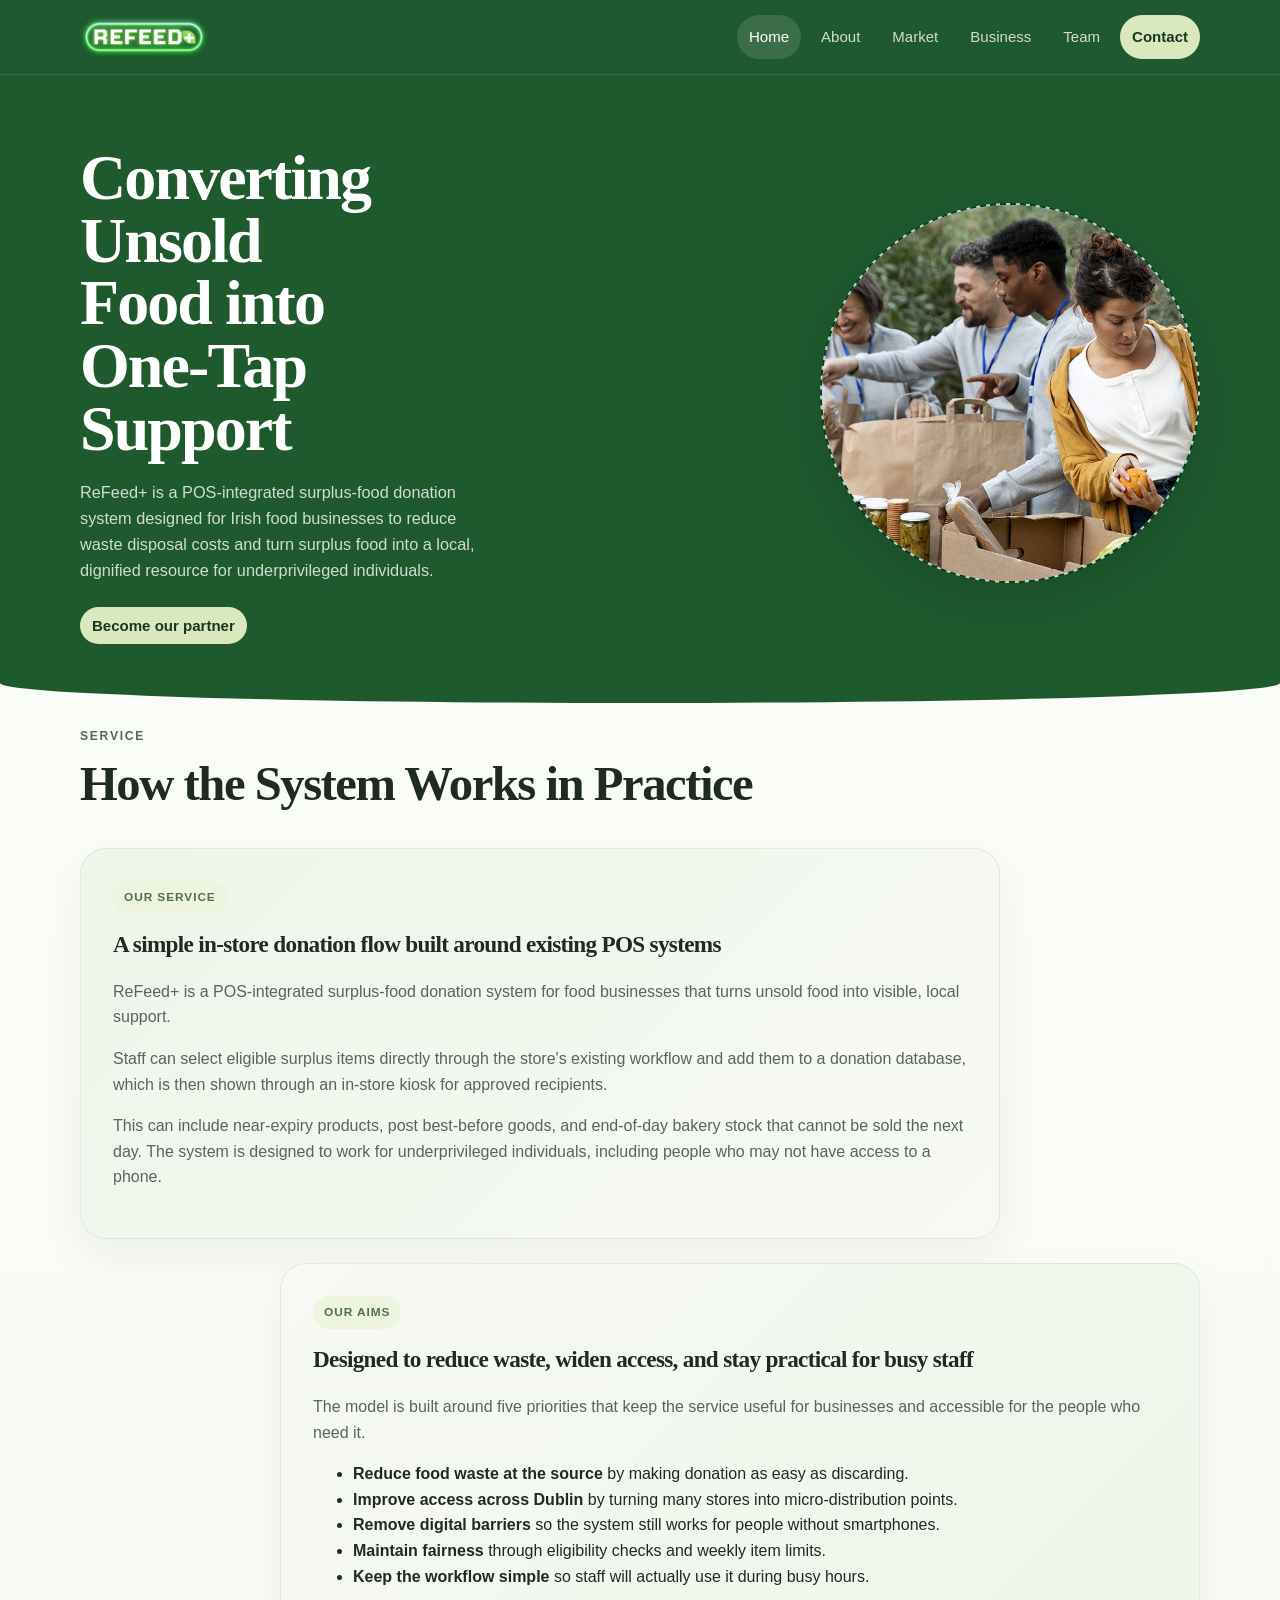
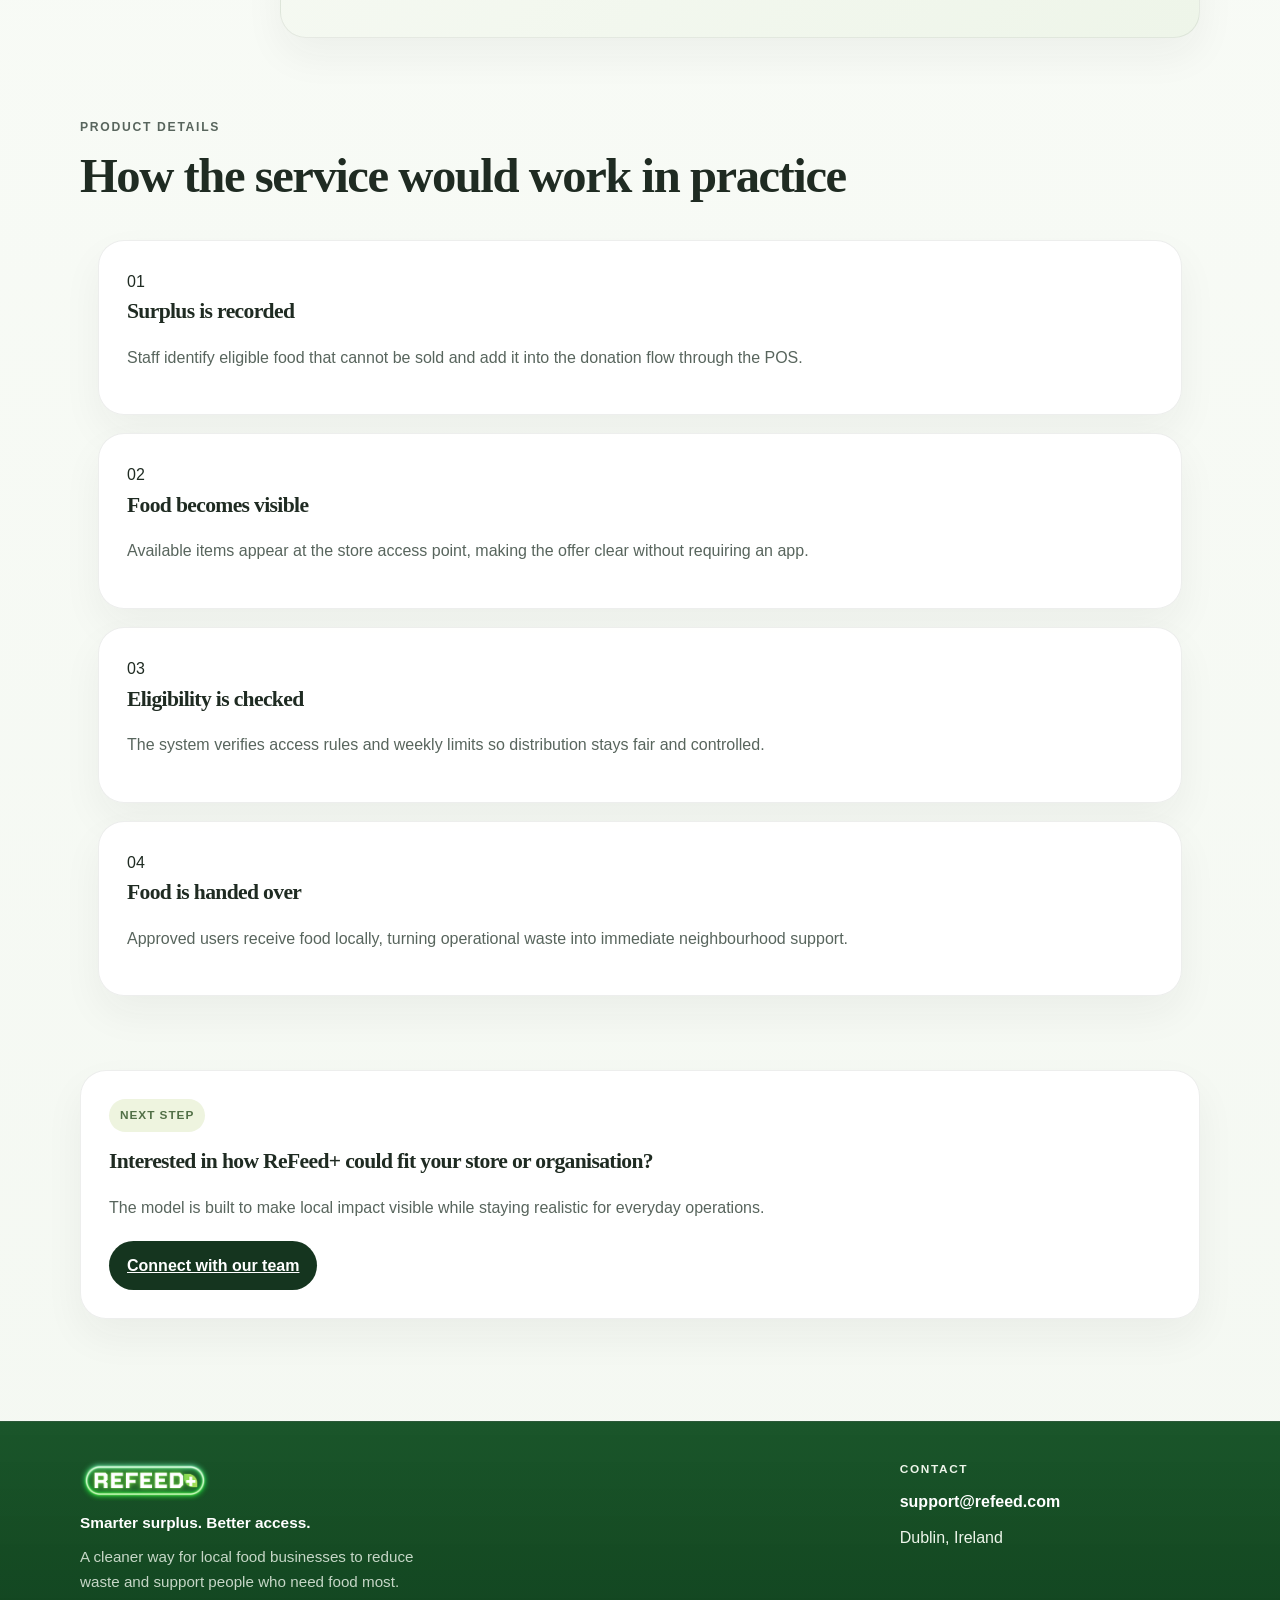
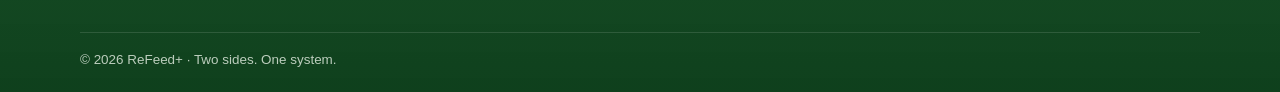
<file: prototype/index.html>
<!DOCTYPE html>
<html lang="en">

<head>
  <meta charset="UTF-8" />
  <meta name="viewport" content="width=device-width, initial-scale=1.0" />
  <title>ReFeed+ | About</title>
  <link rel="stylesheet" href="styles.css" />
  <script src="script.js" defer></script>
</head>

<body>
  <a class="skip-link" href="#main-content">Skip to content</a>

  <header class="site-header">
    <nav class="navbar" aria-label="Main navigation">
      <div class="logo">
        <a href="index.html">
          <img src="../images/logo_cropped.png" alt="Refeed Plus Logo">
        </a>
      </div>
      <button class="nav-toggle" type="button" aria-expanded="false" aria-controls="site-nav">Menu</button>
      <div class="nav-links" id="site-nav">
        <a href="index.html" data-page="index.html">Home</a>
        <a href="about.html" data-page="about.html">About</a>
        <a href="market-customer.html" data-page="market-customer.html">Market</a>
        <a href="business-financials.html" data-page="business-financials.html">Business</a>
        <a href="team.html" data-page="team.html">Team</a>
        <a href="contact.html" data-page="contact.html" class="cta-link">Contact</a>
      </div>
    </nav>
  </header>

  <main class="about-main" id="main-content">

    <section class="hero about-hero">
      <div class="about-container about-hero-content">
        <div class="about-hero-text">
          <h1>Converting Unsold Food into One-Tap Support</h1>
          <p>ReFeed+ is a POS-integrated surplus-food donation system designed for Irish food businesses to reduce waste
            disposal costs and turn surplus food into a local, dignified resource for underprivileged individuals.</p>
          <a href="contact.html" id="about-hero-btn">Become our partner</a>
        </div>
        <div class="image-box">
          <img src="../images/about_hero.jpg" alt="People unpacking food">
        </div>
      </div>
    </section>

    <section class="section about-container">
      <div class="section-header">
        <p class="kicker">Service</p>
        <h2>How the System Works in Practice</h2>
      </div>

      <div class="problem-card info-card">
        <div class="card-content">
          <span class="label">Our Service</span>
          <h3>A simple in-store donation flow built around existing POS systems</h3>
          <p class="info-lead">
            ReFeed+ is a POS-integrated surplus-food donation system for food businesses that turns unsold food
            into visible, local support.
          </p>
          <p>
            Staff can select eligible surplus items directly through the store's existing workflow and add them
            to a donation database, which is then shown through an in-store kiosk for approved recipients.
          </p>
          <p>
            This can include near-expiry products, post best-before goods, and end-of-day bakery stock that
            cannot be sold the next day. The system is designed to work for underprivileged individuals,
            including people who may not have access to a phone.
          </p>
        </div>
      </div>

      <div class="problem-card info-card">
        <div class="card-content">
          <span class="label">Our Aims</span>
          <h3>Designed to reduce waste, widen access, and stay practical for busy staff</h3>
          <p class="info-lead">
            The model is built around five priorities that keep the service useful for businesses and accessible
            for the people who need it.
          </p>
          <ul class="aim-list">
            <li><strong>Reduce food waste at the source</strong> by making donation as easy as discarding.</li>
            <li><strong>Improve access across Dublin</strong> by turning many stores into micro-distribution points.
            </li>
            <li><strong>Remove digital barriers</strong> so the system still works for people without smartphones.</li>
            <li><strong>Maintain fairness</strong> through eligibility checks and weekly item limits.</li>
            <li><strong>Keep the workflow simple</strong> so staff will actually use it during busy hours.</li>
          </ul>
        </div>
      </div>

    </section>

    <section class="section">
      <div class="section-header">
        <p class="kicker">Product details</p>
        <h2>How the service would work in practice</h2>
      </div>

      <div class="process-grid">
        <article class="card process-step">
          <span class="step-number">01</span>
          <h3>Surplus is recorded</h3>
          <p>Staff identify eligible food that cannot be sold and add it into the donation flow through the POS.</p>
        </article>

        <article class="card process-step">
          <span class="step-number">02</span>
          <h3>Food becomes visible</h3>
          <p>Available items appear at the store access point, making the offer clear without requiring an app.</p>
        </article>

        <article class="card process-step">
          <span class="step-number">03</span>
          <h3>Eligibility is checked</h3>
          <p>The system verifies access rules and weekly limits so distribution stays fair and controlled.</p>
        </article>

        <article class="card process-step">
          <span class="step-number">04</span>
          <h3>Food is handed over</h3>
          <p>Approved users receive food locally, turning operational waste into immediate neighbourhood support.</p>
        </article>
      </div>
    </section>

    <section class="section">
      <article class="card">
        <span class="label">Next step</span>
        <h3>Interested in how ReFeed+ could fit your store or organisation?</h3>
        <p>
          The model is built to make local impact visible while staying realistic for everyday operations.
        </p>
        <a href="contact.html" class="fake-button">Connect with our team</a>
      </article>
    </section>

  </main>

  <footer class="site-footer">
    <div class="footer-inner">
      <div class="footer-brand">
        <img src="../images/logo_cropped.png" alt="Refeed Plus Logo" class="footer-logo">
        <p class="footer-tagline">Smarter surplus. Better access.</p>
        <p class="footer-copy">A cleaner way for local food businesses to reduce waste and support people who need food
          most.</p>
      </div>
      <div class="footer-contact">
        <p class="footer-kicker">Contact</p>
        <a href="mailto:support@refeed.com">support@refeed.com</a>
        <p>Dublin, Ireland</p>
      </div>
      <div class="footer-bottom">
        <p>&copy; <span id="year"></span> ReFeed+ · Two sides. One system.</p>
      </div>
    </div>
  </footer>
</body>

</html>
</file>
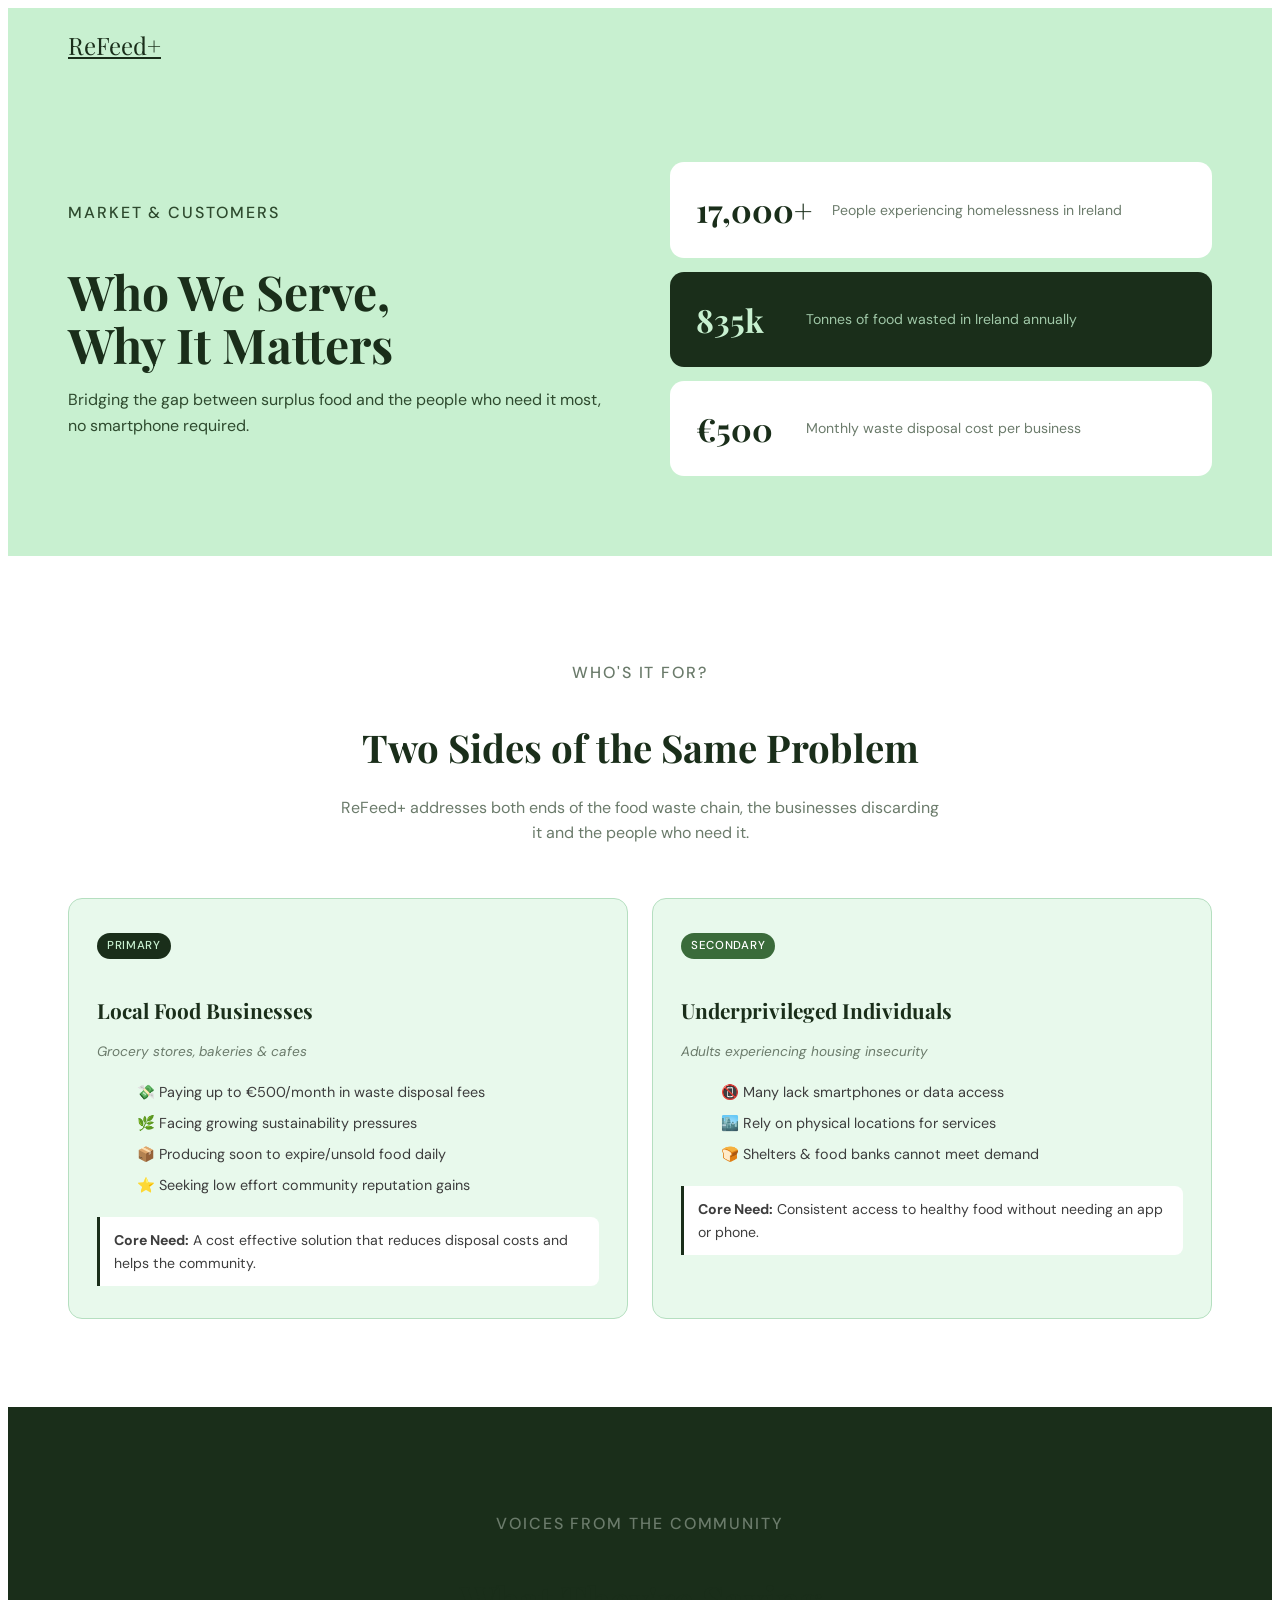
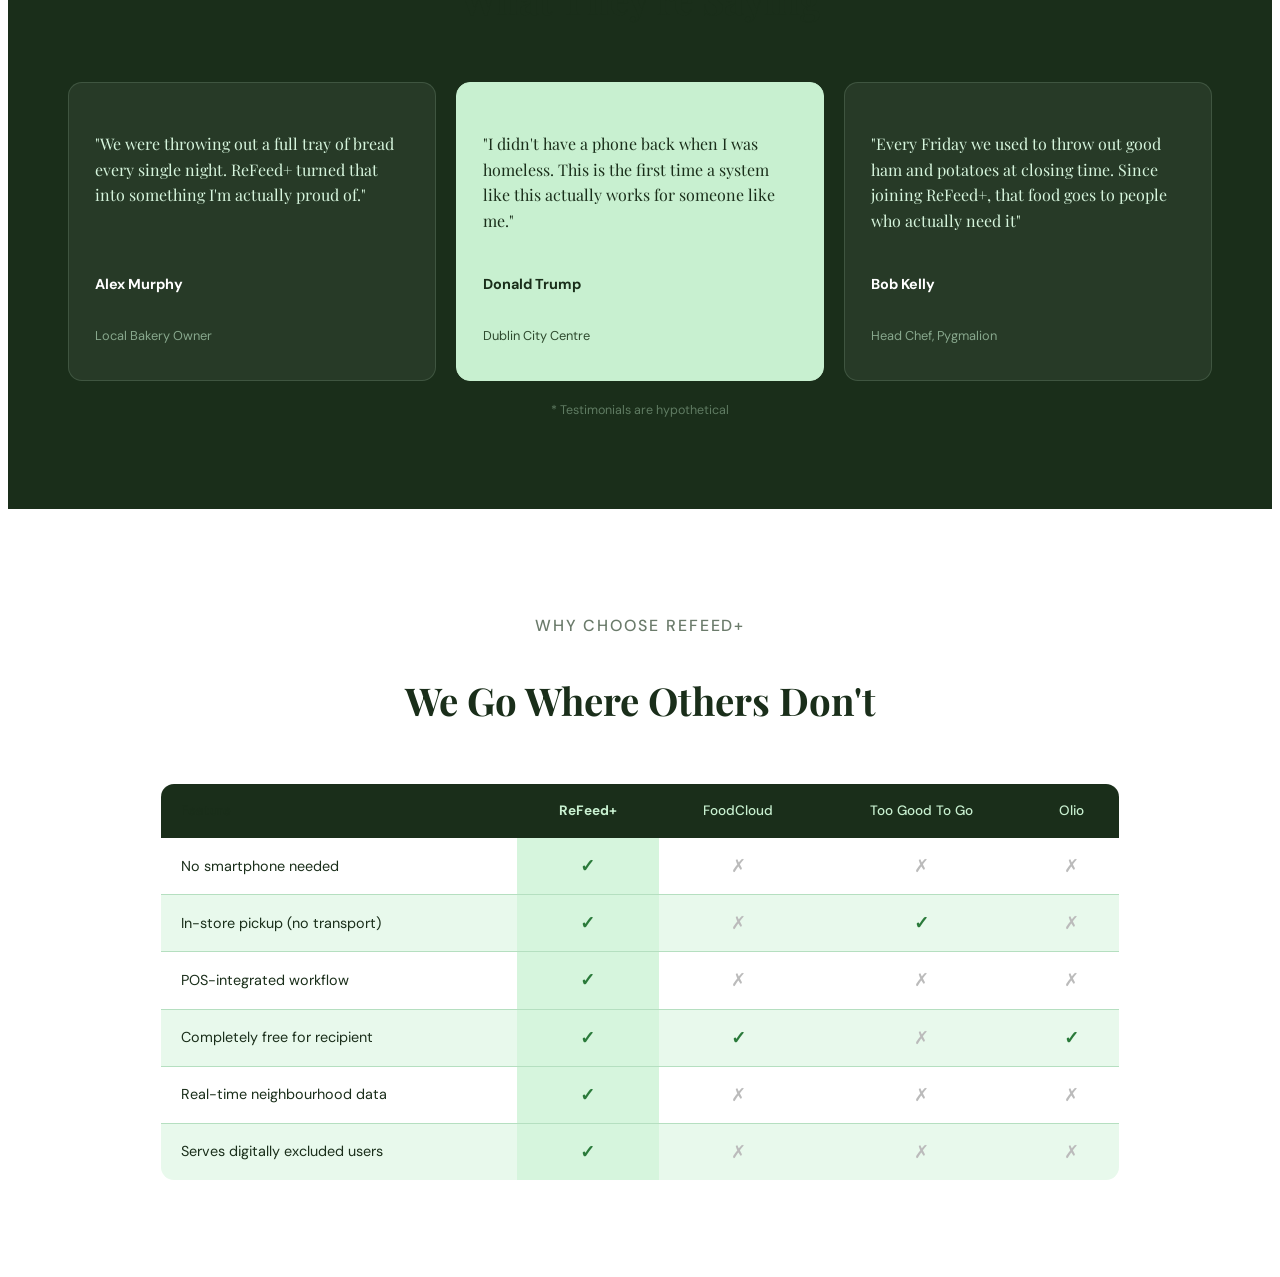
<file: marketCustomer_page/market-customer.html>
<!DOCTYPE html>
<html lang="en">
<head>
  <meta charset="UTF-8" />
  <meta name="viewport" content="width=device-width, initial-scale=1.0" />
  <title>ReFeed+ | Market and Customers</title>
  <link rel="stylesheet" href="market-customer.css" />
  <link href="https://fonts.googleapis.com/css2?family=Playfair+Display:wght@400;700&family=DM+Sans:wght@400;500&display=swap" rel="stylesheet" />
</head>
<body>

  <!-- nav bar -->
  <nav class="navbar">
    <a href="index.html" class="logo">ReFeed+</a>
    <div class="nav-links">
       
    </div>
  </nav>

  <!-- data and who/why we serve -->
  <section class="hero">
    <div class="hero-text">
      <p class="small-label">Market &amp; Customers</p>
      <h1>Who We Serve,<br/>Why It Matters</h1>
      <p>Bridging the gap between surplus food and the people who need it most, no smartphone required.</p>
    </div>
    <div class="hero-stats">
      <div class="stat-box">
        <span class="stat-number">17,000+</span>
        <span class="stat-label">People experiencing homelessness in Ireland</span>
      </div>
      <div class="stat-box dark-box">
        <span class="stat-number">835k</span>
        <span class="stat-label">Tonnes of food wasted in Ireland annually</span>
      </div>
      <div class="stat-box">
        <span class="stat-number">€500</span>
        <span class="stat-label">Monthly waste disposal cost per business</span>
      </div>
    </div>
  </section>

  <!-- whos it for section -->
  <section class="personas-section">
    <div class="section-title">
      <p class="small-label">Who's it for?</p>
      <h2>Two Sides of the Same Problem</h2>
      <p>ReFeed+ addresses both ends of the food waste chain, the businesses discarding it and the people who need it.</p>
    </div>

    <div class="personas-grid">

      <div class="persona-box">
         
        <span class="badge primary-badge">Primary</span>
        <h3>Local Food Businesses</h3>
        <p class="persona-type">Grocery stores, bakeries &amp; cafes</p>
        <ul>
          <li>💸 Paying up to €500/month in waste disposal fees</li>
          <li>🌿 Facing growing sustainability pressures</li>
          <li>📦 Producing soon to expire/unsold food daily </li>
          <li>⭐ Seeking low effort community reputation gains</li>
        </ul>
        <div class="core-need">
          <strong>Core Need:</strong> A cost effective solution that reduces disposal costs and helps the community.
        </div>
      </div>

      <div class="persona-box">
         
        <span class="badge secondary-badge">Secondary</span>
        <h3>Underprivileged Individuals</h3>
        <p class="persona-type">Adults experiencing housing insecurity</p>
        <ul>
          <li>📵 Many lack smartphones or data access</li>
          <li>🏙️ Rely on physical locations for services</li>
          <li>🍞 Shelters &amp; food banks cannot meet demand</li>
        </ul>
        <div class="core-need">
          <strong>Core Need:</strong> Consistent access to healthy food without needing an app or phone.
        </div>
      </div>

      

    </div>
  </section>

  <!-- testimoninals Section -->
  <section class="testimonials-section">
    <div class="section-title">
      <p class="small-label light-label">Voices from the Community</p>
      <h2 class="light-heading">What They're Saying</h2>
    </div>

    <div class="testimonials-grid">

      <div class="testimonial-box">
        <p class="quote">"We were throwing out a full tray of bread every single night. ReFeed+ turned that into something I'm actually proud of."</p>
        <div class="author-row">
          <div>
            <strong>Alex Murphy</strong><br/>
            <span>Local Bakery Owner </span>
          </div>
        </div>
      </div>

      <div class="testimonial-box featured-testimonial">
        <p class="quote">"I didn't have a phone back when I was homeless. This is the first time a system like this actually works for someone like me."</p>
        <div class="author-row">
        
          <div>
            <strong>Donald Trump</strong><br/>
            <span>Dublin City Centre</span>
          </div>
        </div>
      </div>

      <div class="testimonial-box">
        <p class="quote">"Every Friday we used to throw out good ham and potatoes at closing time. Since joining ReFeed+, that food goes to people who actually need it"</p>
        <div class="author-row">
          <div>
            <strong>Bob Kelly</strong><br/>
            <span>Head Chef, Pygmalion</span>
          </div>
        </div>
      </div>

    </div>
    <p class="disclaimer">* Testimonials are hypothetical</p>
  </section>

  <!-- comparing competitors section -->
  <section class="comparison-section">
    <div class="section-title">
      <p class="small-label">Why Choose ReFeed+</p>
      <h2>We Go Where Others Don't</h2>
    </div>

    <table class="comparison-table">
      <thead>
        <tr>
          <th class="feature-col">Feature</th>
          <th class="us-col">ReFeed+</th>
          <th>FoodCloud</th>
          <th>Too Good To Go</th>
          <th>Olio</th>
        </tr>
      </thead>
      <tbody>
        <tr>
          <td class="feature-col">No smartphone needed</td>
          <td class="us-col"><span class="tick">✓</span></td>
          <td><span class="cross">✗</span></td>
          <td><span class="cross">✗</span></td>
          <td><span class="cross">✗</span></td>
        </tr>
        <tr>
          <td class="feature-col">In-store pickup (no transport)</td>
          <td class="us-col"><span class="tick">✓</span></td>
          <td><span class="cross">✗</span></td>
          <td><span class="tick">✓</span></td>
          <td><span class="cross">✗</span></td>
        </tr>
        <tr>
          <td class="feature-col">POS-integrated workflow</td>
          <td class="us-col"><span class="tick">✓</span></td>
          <td><span class="cross">✗</span></td>
          <td><span class="cross">✗</span></td>
          <td><span class="cross">✗</span></td>
        </tr>
        <tr>
          <td class="feature-col">Completely free for recipient</td>
          <td class="us-col"><span class="tick">✓</span></td>
          <td><span class="tick">✓</span></td>
          <td><span class="cross">✗</span></td>
          <td><span class="tick">✓</span></td>
        </tr>
        <tr>
          <td class="feature-col">Real-time neighbourhood data</td>
          <td class="us-col"><span class="tick">✓</span></td>
          <td><span class="cross">✗</span></td>
          <td><span class="cross">✗</span></td>
          <td><span class="cross">✗</span></td>
        </tr>
        <tr>
          <td class="feature-col">Serves digitally excluded users</td>
          <td class="us-col"><span class="tick">✓</span></td>
          <td><span class="cross">✗</span></td>
          <td><span class="cross">✗</span></td>
          <td><span class="cross">✗</span></td>
        </tr>
      </tbody>
    </table>
  </section>

   

</body>
</html>
</file>
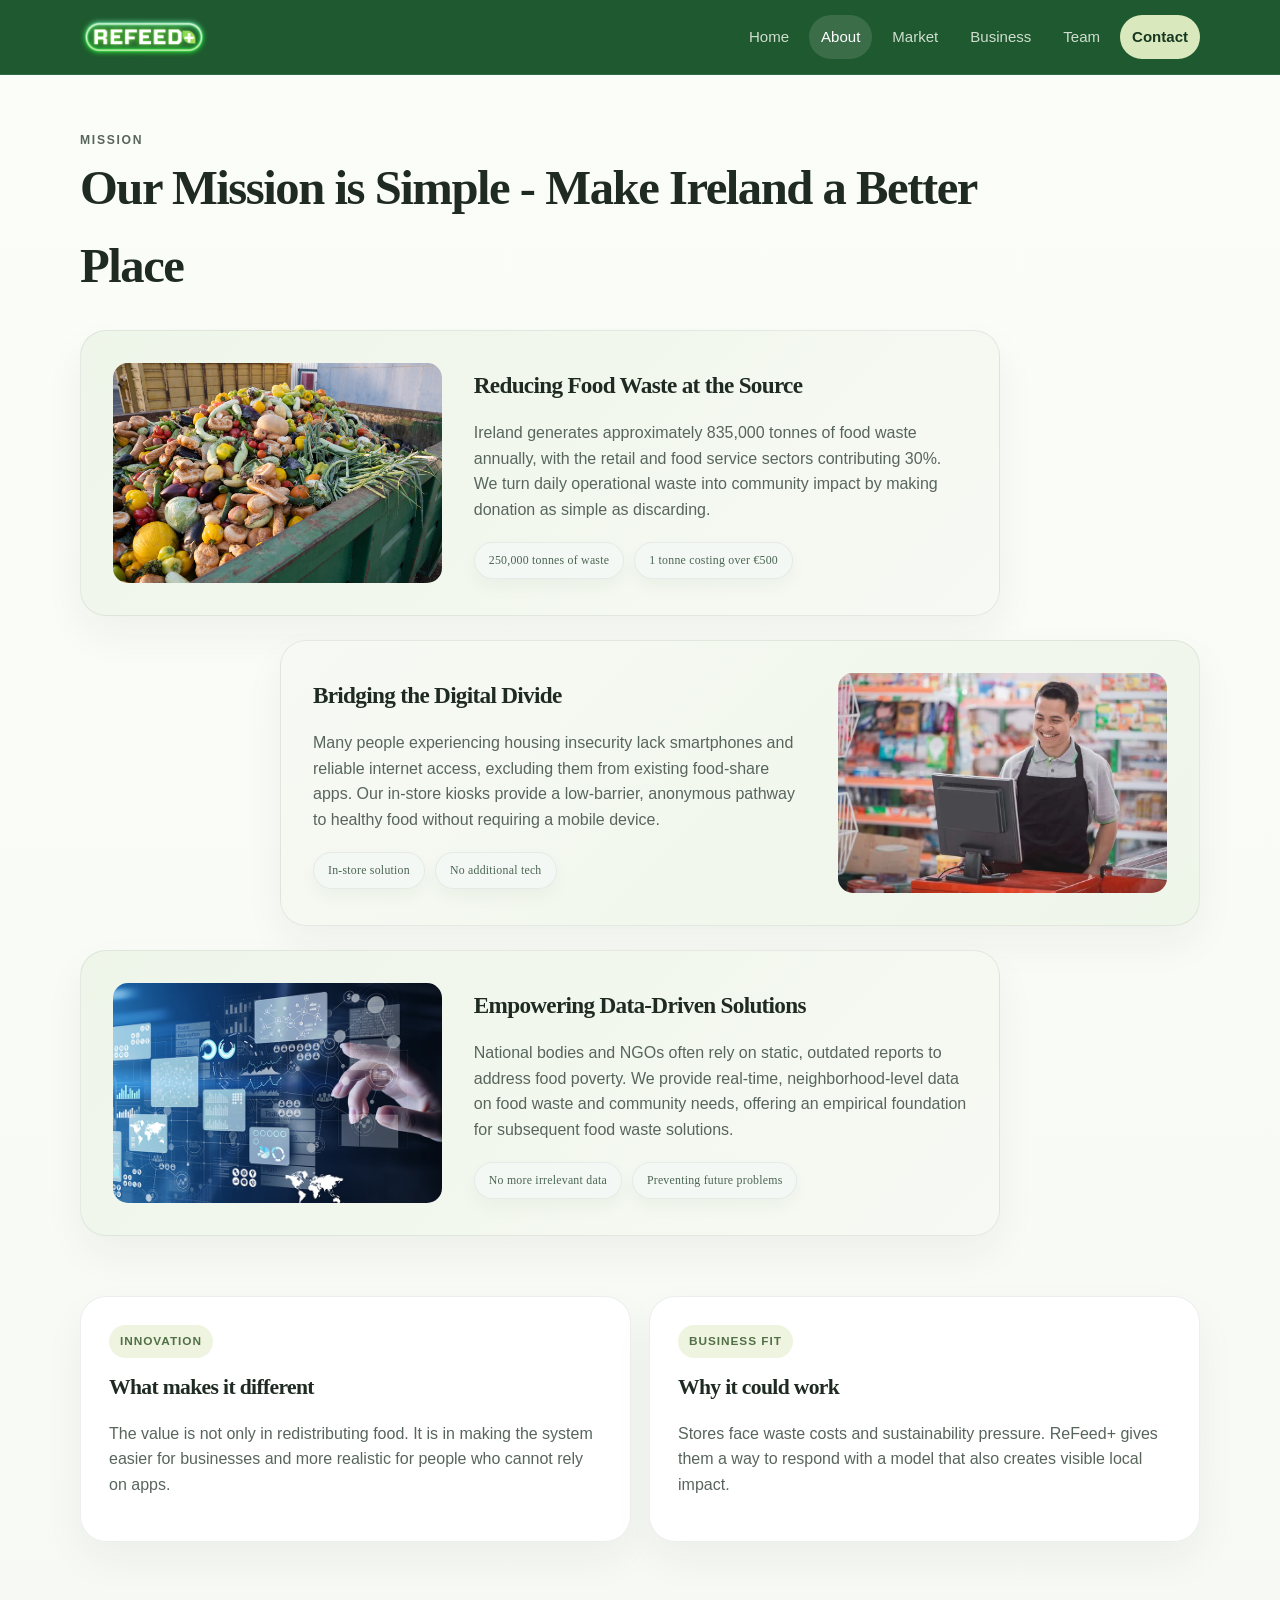
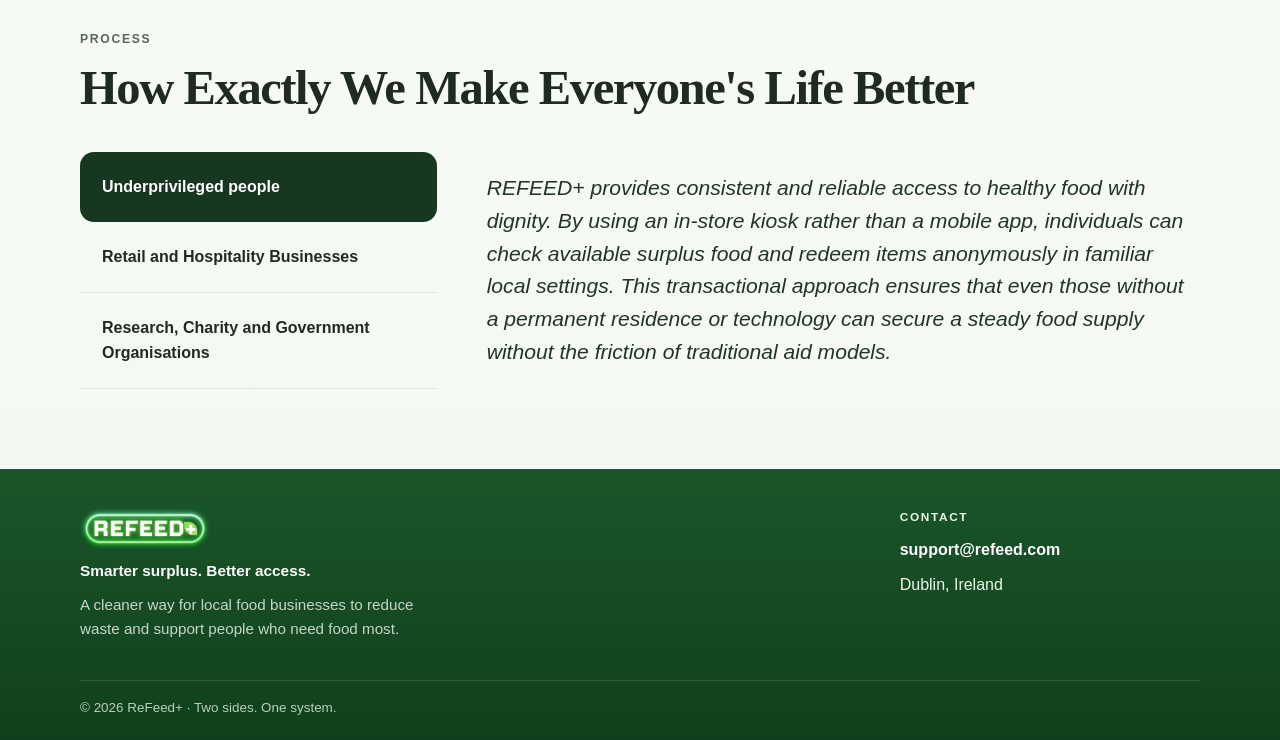
<file: prototype/about.html>
<!DOCTYPE html>
<html lang="en">

<head>
  <meta charset="UTF-8" />
  <meta name="viewport" content="width=device-width, initial-scale=1.0" />
  <title>ReFeed+ | About</title>
  <link rel="stylesheet" href="styles.css" />
  <script src="script.js" defer></script>
</head>

<body>
  <a class="skip-link" href="#main-content">Skip to content</a>

  <header class="site-header">
    <nav class="navbar" aria-label="Main navigation">
      <div class="logo">
        <a href="index.html">
          <img src="../images/logo_cropped.png" alt="Refeed Plus Logo">
        </a>
      </div>
      <button class="nav-toggle" type="button" aria-expanded="false" aria-controls="site-nav">Menu</button>
      <div class="nav-links" id="site-nav">
        <a href="index.html" data-page="index.html">Home</a>
        <a href="about.html" data-page="about.html">About</a>
        <a href="market-customer.html" data-page="market-customer.html">Market</a>
        <a href="business-financials.html" data-page="business-financials.html">Business</a>
        <a href="team.html" data-page="team.html">Team</a>
        <a href="contact.html" data-page="contact.html" class="cta-link">Contact</a>
      </div>
    </nav>
  </header>

  <main class="about-main" id="main-content">


    <section class="problems-grid about-container">
      <div class="section-header">
        <p class="kicker">Mission</p>
        <h2>Our Mission is Simple - Make Ireland a Better Place</h2>
      </div>
      <div class="problem-card">
        <div class="card-img"><img src="../images/about_waste.jpg" alt="Image of food thrown to a bin">
        </div>
        <div class="card-content">
          <h3>Reducing Food Waste at the Source</h3>
          <p>Ireland generates approximately 835,000 tonnes of food waste annually, with the retail and food service
            sectors contributing 30%. We turn daily operational waste into community impact by making donation as simple
            as discarding.</p>
          <div class="tags">
            <span>250,000 tonnes of waste</span><span>1 tonne costing over €500</span>
          </div>
        </div>
      </div>

      <div class="problem-card">
        <div class="card-img"><img src="../images/about_kiosk.webp" alt="Cashier in a store"></div>
        <div class="card-content">
          <h3>Bridging the Digital Divide</h3>
          <p>Many people experiencing housing insecurity lack smartphones and reliable internet access, excluding them
            from existing food-share apps. Our in-store kiosks provide a low-barrier, anonymous pathway to healthy food
            without requiring a mobile device.</p>
          <div class="tags">
            <span>In-store solution</span><span>No additional tech</span>
          </div>
        </div>
      </div>

      <div class="problem-card">
        <div class="card-img"><img src="../images/about_data.jpg" alt="Visualisation of digital data"></div>
        <div class="card-content">
          <h3>Empowering Data-Driven Solutions</h3>
          <p>National bodies and NGOs often rely on static, outdated reports to address food poverty. We provide
            real-time, neighborhood-level data on food waste and community needs, offering an empirical foundation for
            subsequent food waste solutions.</p>
          <div class="tags">
            <span>No more irrelevant data</span><span>Preventing future problems</span>
          </div>
        </div>
      </div>
    </section>

    <section class="section">
      <div class="grid-2">
        <article class="card">
          <span class="label">Innovation</span>
          <h3>What makes it different</h3>
          <p>
            The value is not only in redistributing food. It is in making the system easier for businesses
            and more realistic for people who cannot rely on apps.
          </p>
        </article>
        <article class="card">
          <span class="label">Business fit</span>
          <h3>Why it could work</h3>
          <p>
            Stores face waste costs and sustainability pressure. ReFeed+ gives them a way to respond with a
            model that also creates visible local impact.
          </p>
        </article>
      </div>
    </section>

    <section class="solutions about-container">
      <div class="section-header">
        <p class="kicker">Process</p>
        <h2>How Exactly We Make Everyone's Life Better</h2>
      </div>
      <div class="solution-container">
        <div class="solution-list">
          <div class="list-item">
            <strong>Underprivileged people</strong>
          </div>
          <div class="list-item">
            <strong>Retail and Hospitality Businesses</strong>
          </div>
          <div class="list-item">
            <strong>Research, Charity and Government Organisations</strong>
          </div>
        </div>
        <div class="solution-content">
          <p class="solution-text"></p>
        </div>
      </div>
    </section>


  </main>

  <footer class="site-footer">
    <div class="footer-inner">
      <div class="footer-brand">
        <img src="../images/logo_cropped.png" alt="Refeed Plus Logo" class="footer-logo">
        <p class="footer-tagline">Smarter surplus. Better access.</p>
        <p class="footer-copy">A cleaner way for local food businesses to reduce waste and support people who need food
          most.</p>
      </div>
      <div class="footer-contact">
        <p class="footer-kicker">Contact</p>
        <a href="mailto:support@refeed.com">support@refeed.com</a>
        <p>Dublin, Ireland</p>
      </div>
      <div class="footer-bottom">
        <p>&copy; <span id="year"></span> ReFeed+ · Two sides. One system.</p>
      </div>
    </div>
  </footer>
</body>

</html>
</file>
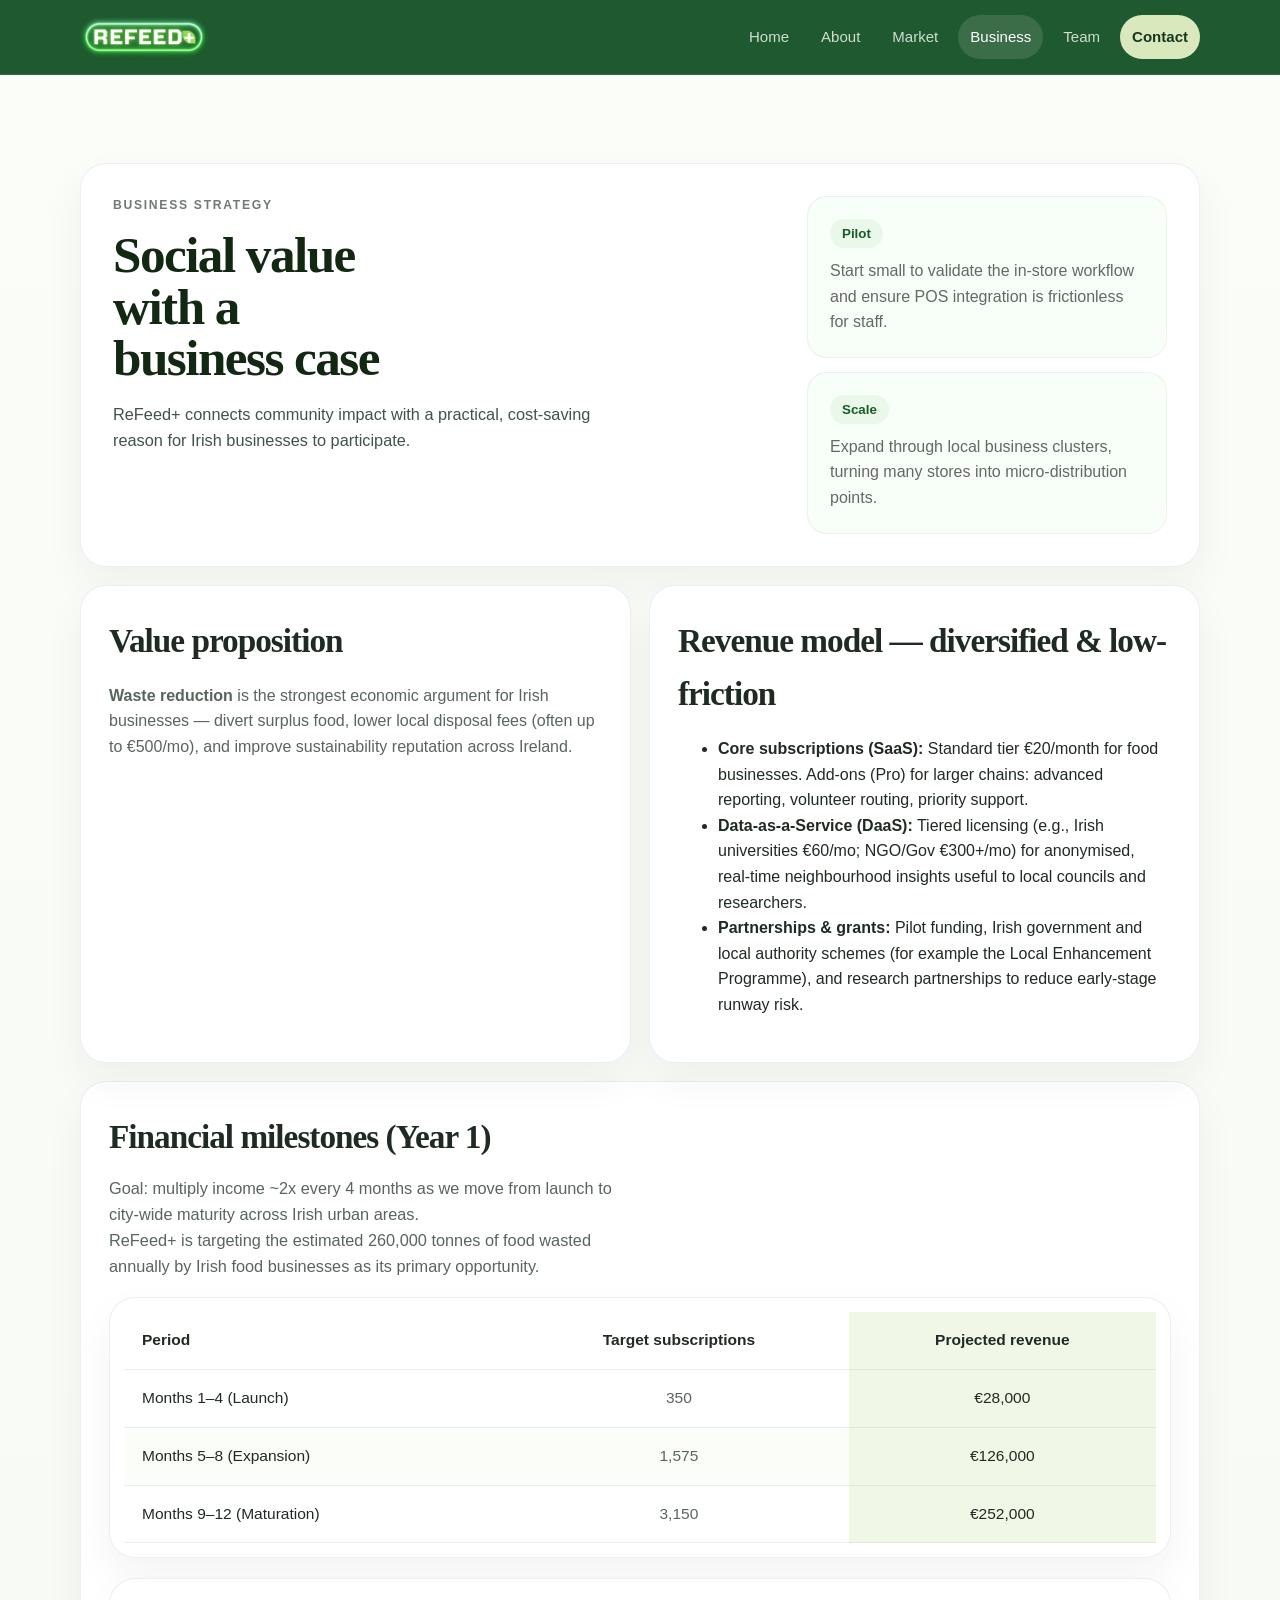
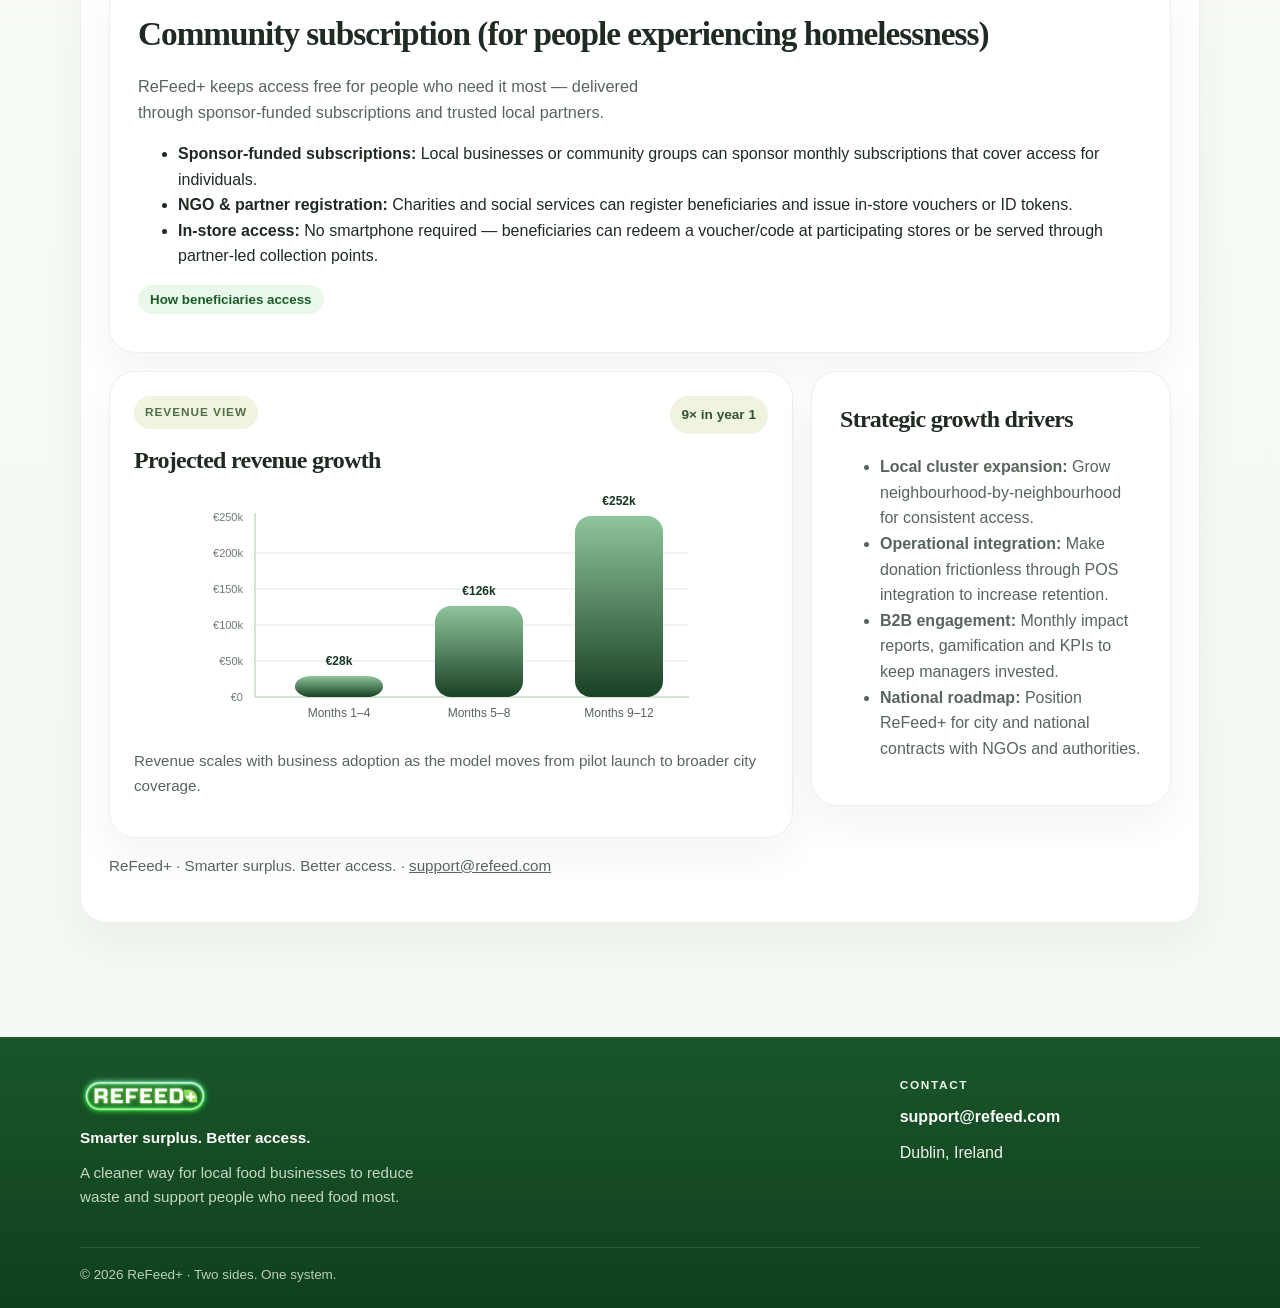
<file: prototype/business-financials.html>
<!DOCTYPE html>
<html lang="en">

<head>
  <meta charset="UTF-8" />
  <meta name="viewport" content="width=device-width, initial-scale=1.0" />
  <title>ReFeed+ | Business</title>
  <link rel="stylesheet" href="styles.css" />
  <script src="script.js" defer></script>
</head>

<body>
<a class="skip-link" href="#main-content">Skip to content</a>

<header class="site-header">
  <nav class="navbar" aria-label="Main navigation">
    <div class="logo">
      <a href="index.html">
        <img src="../images/logo_cropped.png" alt="Refeed Plus Logo">
      </a>
    </div>
    <button class="nav-toggle" type="button" aria-expanded="false" aria-controls="site-nav">Menu</button>
    <div class="nav-links" id="site-nav">
      <a href="index.html" data-page="index.html">Home</a>
      <a href="about.html" data-page="about.html">About</a>
      <a href="market-customer.html" data-page="market-customer.html">Market</a>
      <a href="business-financials.html" data-page="business-financials.html">Business</a>
      <a href="team.html" data-page="team.html">Team</a>
      <a href="contact.html" data-page="contact.html" class="cta-link">Contact</a>
    </div>
  </nav>
</header>

<main id="main-content">
  <section class="business-page">
    <div class="business-hero panel">
      <div class="hero-left">
        <p class="kicker">Business strategy</p>
        <h1>Social value with a business case</h1>
        <p class="lead">ReFeed+ connects community impact with a practical, cost-saving reason for Irish businesses to participate.</p>
      </div>
      <div class="hero-right stat-grid">
        <div class="stat card-small">
          <button class="pill toggle-info" aria-expanded="false" aria-controls="info-pilot" id="btn-pilot">Pilot</button>
          <p>Start small to validate the in-store workflow and ensure POS integration is frictionless for staff.</p>
          <div class="info-popup" id="info-pilot" role="region" aria-hidden="true">
            <h4>Pilot</h4>
            <p>Run a controlled pilot in a few stores to validate the process, train staff and confirm POS workflows are simple and reliable.</p>
          </div>
        </div>
        <div class="stat card-small">
          <button class="pill toggle-info" aria-expanded="false" aria-controls="info-scale" id="btn-scale">Scale</button>
          <p>Expand through local business clusters, turning many stores into micro-distribution points.</p>
          <div class="info-popup" id="info-scale" role="region" aria-hidden="true">
            <h4>Scale</h4>
            <p>Grow by onboarding neighbouring stores and partners so each cluster provides consistent local access for beneficiaries.</p>
          </div>
        </div>
      </div>
    </div>

    <div class="summary-grid">
      <article class="summary-card panel">
        <h2>Value proposition</h2>
        <p><strong>Waste reduction</strong> is the strongest economic argument for Irish businesses — divert surplus food, lower local disposal fees (often up to €500/mo), and improve sustainability reputation across Ireland.</p>
      </article>

      <article class="summary-card panel">
        <h2>Revenue model — diversified & low-friction</h2>
        <ul>
          <li><strong>Core subscriptions (SaaS):</strong> Standard tier €20/month for food businesses. Add-ons (Pro) for larger chains: advanced reporting, volunteer routing, priority support.</li>
          <li><strong>Data-as-a-Service (DaaS):</strong> Tiered licensing (e.g., Irish universities €60/mo; NGO/Gov €300+/mo) for anonymised, real-time neighbourhood insights useful to local councils and researchers.</li>
          <li><strong>Partnerships & grants:</strong> Pilot funding, Irish government and local authority schemes (for example the Local Enhancement Programme), and research partnerships to reduce early-stage runway risk.</li>
        </ul>
      </article>
    </div>

    <div class="revenue-panel panel">
      <h2>Financial milestones (Year 1)</h2>
      <p class="lead">Goal: multiply income ~2x every 4 months as we move from launch to city-wide maturity across Irish urban areas.</p>

      <p class="lead">ReFeed+ is targeting the estimated 260,000 tonnes of food wasted annually by Irish food businesses as its primary opportunity.</p>

      <div class="projections-table table-shell">
        <table class="projections">
          <thead>
            <tr>
              <th>Period</th>
              <th>Target subscriptions</th>
              <th class="highlight-col">Projected revenue</th>
            </tr>
          </thead>
          <tbody>
            <tr>
              <td>Months 1–4 (Launch)</td>
              <td>350</td>
              <td class="highlight-col">€28,000</td>
            </tr>
            <tr>
              <td>Months 5–8 (Expansion)</td>
              <td>1,575</td>
              <td class="highlight-col">€126,000</td>
            </tr>
            <tr>
              <td>Months 9–12 (Maturation)</td>
              <td>3,150</td>
              <td class="highlight-col">€252,000</td>
            </tr>
          </tbody>
        </table>
      </div>

      <div class="community-panel panel">
        <h2>Community subscription (for people experiencing homelessness)</h2>
        <p class="lead">ReFeed+ keeps access free for people who need it most — delivered through sponsor-funded subscriptions and trusted local partners.</p>

        <ul>
          <li><strong>Sponsor-funded subscriptions:</strong> Local businesses or community groups can sponsor monthly subscriptions that cover access for individuals.</li>
          <li><strong>NGO & partner registration:</strong> Charities and social services can register beneficiaries and issue in-store vouchers or ID tokens.</li>
          <li><strong>In-store access:</strong> No smartphone required — beneficiaries can redeem a voucher/code at participating stores or be served through partner-led collection points.</li>
        </ul>

        <button class="pill toggle-info" aria-expanded="false" aria-controls="info-community" id="btn-community">How beneficiaries access</button>
        <div class="info-popup" id="info-community" role="region" aria-hidden="true">
          <h4>Access options</h4>
          <ol>
            <li>Partner NGOs register individuals and provide a simple voucher or code.</li>
            <li>Individuals present the voucher at participating stores and receive designated surplus items.</li>
            <li>Alternatively, sponsored community subscriptions can be allocated monthly by local hubs.</li>
          </ol>
          <p>All access routes prioritise dignity and privacy — no public app profiles or exposure.</p>
        </div>
      </div>

      <div class="chart-row">
        <div class="mini-chart panel">
          <div class="chart-header">
            <div>
              <span class="label">Revenue view</span>
              <h3>Projected revenue growth</h3>
            </div>
            <span class="chart-badge">9× in year 1</span>
          </div>
          <svg viewBox="0 0 560 260" width="100%" height="260" role="img" aria-label="Projected revenue growth across the first year">
            <defs>
              <linearGradient id="revenueBar" x1="0" x2="0" y1="0" y2="1">
                <stop offset="0%" stop-color="#8fc59a" />
                <stop offset="100%" stop-color="#184125" />
              </linearGradient>
            </defs>
            <line x1="84" y1="28" x2="84" y2="212" stroke="#c9d8c5" stroke-width="1.5" />
            <line x1="84" y1="212" x2="518" y2="212" stroke="#c9d8c5" stroke-width="1.5" />
            <line x1="84" y1="176" x2="518" y2="176" stroke="#e2ebe0" stroke-width="1" />
            <line x1="84" y1="140" x2="518" y2="140" stroke="#e2ebe0" stroke-width="1" />
            <line x1="84" y1="104" x2="518" y2="104" stroke="#e2ebe0" stroke-width="1" />
            <line x1="84" y1="68" x2="518" y2="68" stroke="#e2ebe0" stroke-width="1" />
            <text x="72" y="216" font-size="11" fill="#6f7a72" text-anchor="end">€0</text>
            <text x="72" y="180" font-size="11" fill="#6f7a72" text-anchor="end">€50k</text>
            <text x="72" y="144" font-size="11" fill="#6f7a72" text-anchor="end">€100k</text>
            <text x="72" y="108" font-size="11" fill="#6f7a72" text-anchor="end">€150k</text>
            <text x="72" y="72" font-size="11" fill="#6f7a72" text-anchor="end">€200k</text>
            <text x="72" y="36" font-size="11" fill="#6f7a72" text-anchor="end">€250k</text>
            <rect x="124" y="191" width="88" height="21" rx="16" fill="url(#revenueBar)" />
            <rect x="264" y="121" width="88" height="91" rx="16" fill="url(#revenueBar)" />
            <rect x="404" y="31" width="88" height="181" rx="16" fill="url(#revenueBar)" />
            <text x="168" y="180" font-size="12" font-weight="700" fill="#173720" text-anchor="middle">€28k</text>
            <text x="308" y="110" font-size="12" font-weight="700" fill="#173720" text-anchor="middle">€126k</text>
            <text x="448" y="20" font-size="12" font-weight="700" fill="#173720" text-anchor="middle">€252k</text>
            <text x="168" y="232" font-size="12" fill="#58655d" text-anchor="middle">Months 1–4</text>
            <text x="308" y="232" font-size="12" fill="#58655d" text-anchor="middle">Months 5–8</text>
            <text x="448" y="232" font-size="12" fill="#58655d" text-anchor="middle">Months 9–12</text>
          </svg>
          <p class="muted chart-note">Revenue scales with business adoption as the model moves from pilot launch to broader city coverage.</p>
        </div>

        <div class="growth-list">
          <h3>Strategic growth drivers</h3>
          <ul>
            <li><strong>Local cluster expansion:</strong> Grow neighbourhood-by-neighbourhood for consistent access.</li>
            <li><strong>Operational integration:</strong> Make donation frictionless through POS integration to increase retention.</li>
            <li><strong>B2B engagement:</strong> Monthly impact reports, gamification and KPIs to keep managers invested.</li>
            <li><strong>National roadmap:</strong> Position ReFeed+ for city and national contracts with NGOs and authorities.</li>
          </ul>
        </div>
      </div>

      <p class="muted">ReFeed+ · Smarter surplus. Better access. · <a href="mailto:support@refeed.com">support@refeed.com</a></p>
    </div>
  </section>

</main>

<footer class="site-footer">
  <div class="footer-inner">
    <div class="footer-brand">
      <img src="../images/logo_cropped.png" alt="Refeed Plus Logo" class="footer-logo">
      <p class="footer-tagline">Smarter surplus. Better access.</p>
      <p class="footer-copy">A cleaner way for local food businesses to reduce waste and support people who need food
        most.</p>
    </div>
    <div class="footer-contact">
      <p class="footer-kicker">Contact</p>
      <a href="mailto:support@refeed.com">support@refeed.com</a>
      <p>Dublin, Ireland</p>
    </div>
    <div class="footer-bottom">
      <p>&copy; <span id="year"></span> ReFeed+ · Two sides. One system.</p>
    </div>
  </div>
</footer>
</body>

</html>
</file>
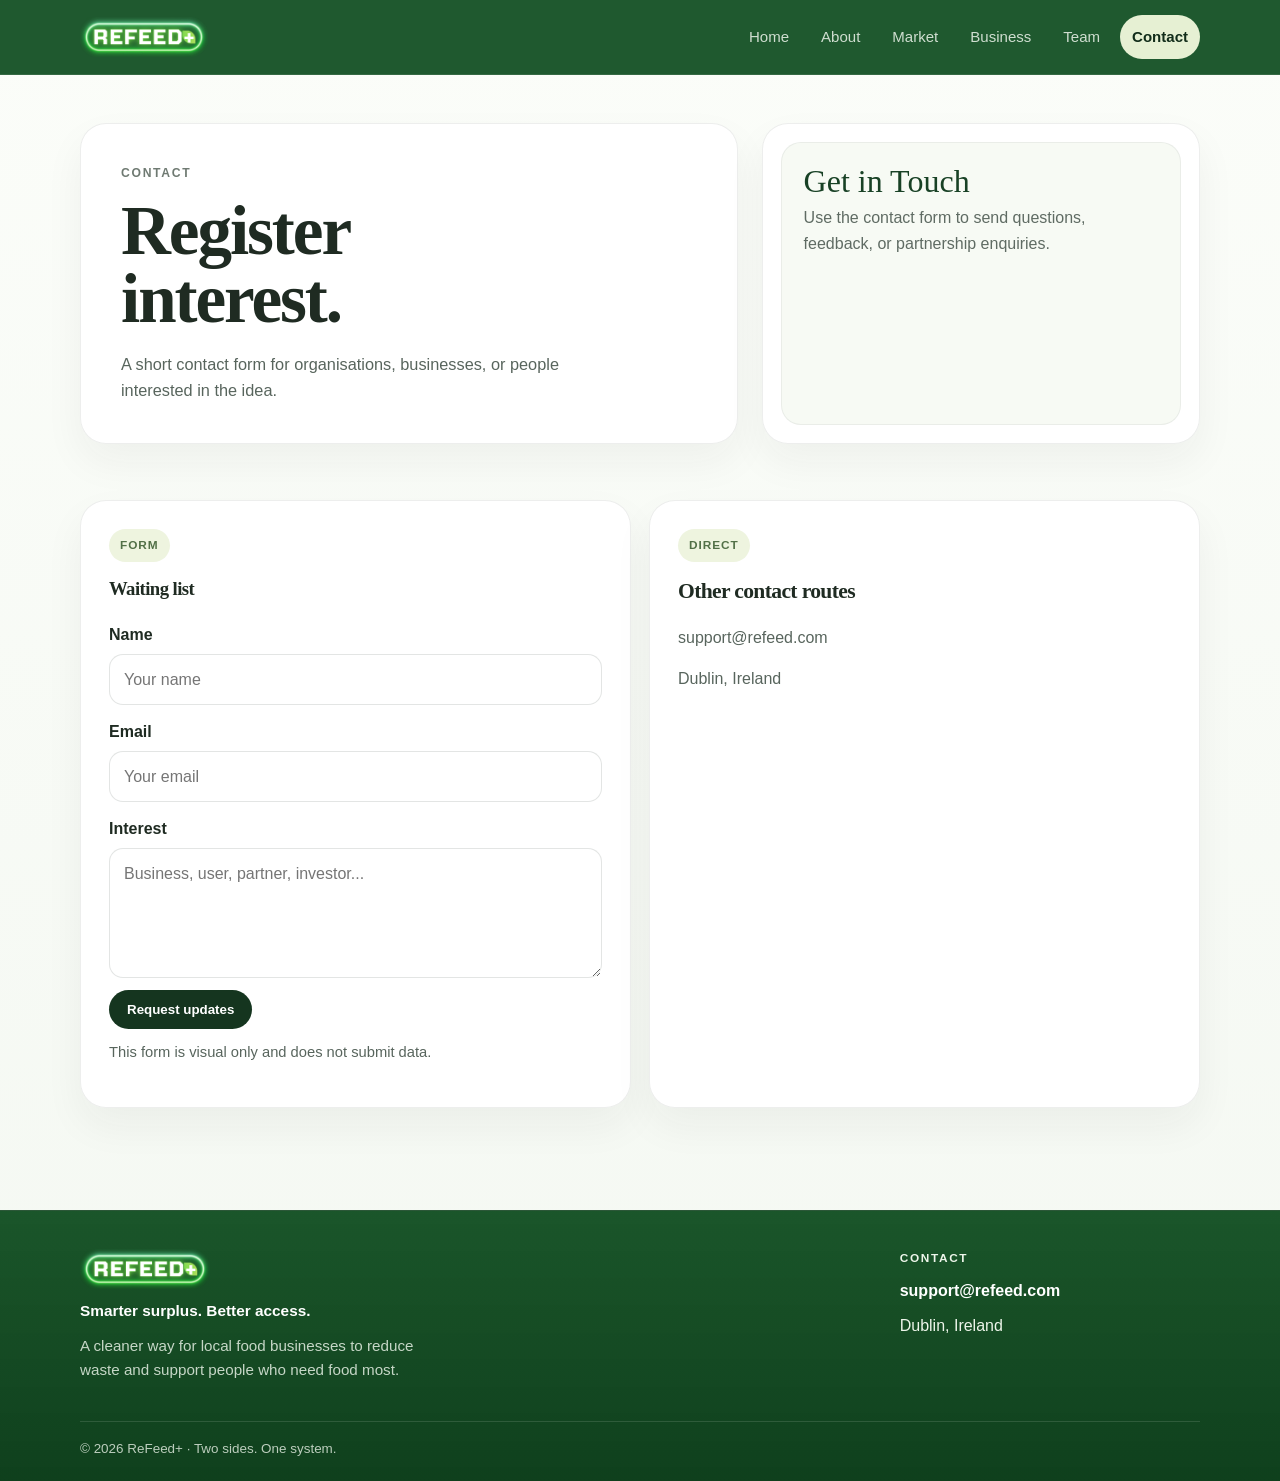
<file: prototype/contact.html>
<!DOCTYPE html>
<html lang="en">

<head>
  <meta charset="UTF-8" />
  <meta name="viewport" content="width=device-width, initial-scale=1.0" />
  <title>ReFeed+ | Contact</title>
  <link rel="stylesheet" href="styles.css" />
  <script src="script.js" defer></script>
</head>

<body>
  <a class="skip-link" href="#main-content">Skip to content</a>

  <header class="site-header">
    <nav class="navbar" aria-label="Main navigation">
      <div class="logo">
        <a href="index.html">
          <img src="../images/logo_cropped.png" alt="Refeed Plus Logo">
        </a>
      </div>
      <button class="nav-toggle" type="button" aria-expanded="false" aria-controls="site-nav">Menu</button>
      <div class="nav-links" id="site-nav">
        <a href="index.html" data-page="index.html">Home</a>
        <a href="about.html" data-page="about.html">About</a>
        <a href="market-customer.html" data-page="market-customer.html">Market</a>
        <a href="business-financials.html" data-page="business-financials.html">Business</a>
        <a href="team.html" data-page="team.html">Team</a>
        <a href="contact.html" data-page="contact.html" class="cta-link">Contact</a>
      </div>
    </nav>
  </header>

  <main id="main-content">

    <section class="hero section">
      <div class="hero-grid">
        <div class="panel hero-copy">
          <p class="kicker">Contact</p>
          <h1>Register interest.</h1>
          <p class="lead">
            A short contact form for organisations, businesses, or people interested in the idea.
          </p>
        </div>
        <aside class="panel hero-side">
          <div class="stat">
            <span class="stat-value">Get in Touch</span>
            <p>Use the contact form to send questions, feedback, or partnership enquiries.</p>
          </div>
        </aside>
      </div>
    </section>

    <section class="section">
      <div class="grid-2">
        <div class="form-shell">
          <span class="label">Form</span>
          <h3>Waiting list</h3>
          <div class="form-grid">
            <div>
              <label for="name">Name</label>
              <input id="name" type="text" placeholder="Your name" />
            </div>
            <div>
              <label for="email">Email</label>
              <input id="email" type="email" placeholder="Your email" />
            </div>
            <div>
              <label for="message">Interest</label>
              <textarea id="message" placeholder="Business, user, partner, investor..."></textarea>
            </div>
          </div>
          <button class="fake-button" type="button">Request updates</button>
          <p class="small-note">This form is visual only and does not submit data.</p>
        </div>

        <div class="card">
          <span class="label">Direct</span>
          <h3>Other contact routes</h3>
          <p>support@refeed.com</p>
          <p>Dublin, Ireland</p>
          <p></p>
        </div>
      </div>
    </section>

  </main>

  <footer class="site-footer">
    <div class="footer-inner">
      <div class="footer-brand">
        <img src="../images/logo_cropped.png" alt="Refeed Plus Logo" class="footer-logo">
        <p class="footer-tagline">Smarter surplus. Better access.</p>
        <p class="footer-copy">A cleaner way for local food businesses to reduce waste and support people who need food
          most.</p>
      </div>
      <div class="footer-contact">
        <p class="footer-kicker">Contact</p>
        <a href="mailto:support@refeed.com">support@refeed.com</a>
        <p>Dublin, Ireland</p>
      </div>
      <div class="footer-bottom">
        <p>&copy; <span id="year"></span> ReFeed+ · Two sides. One system.</p>
      </div>
    </div>
  </footer>
</body>

</html>
</file>
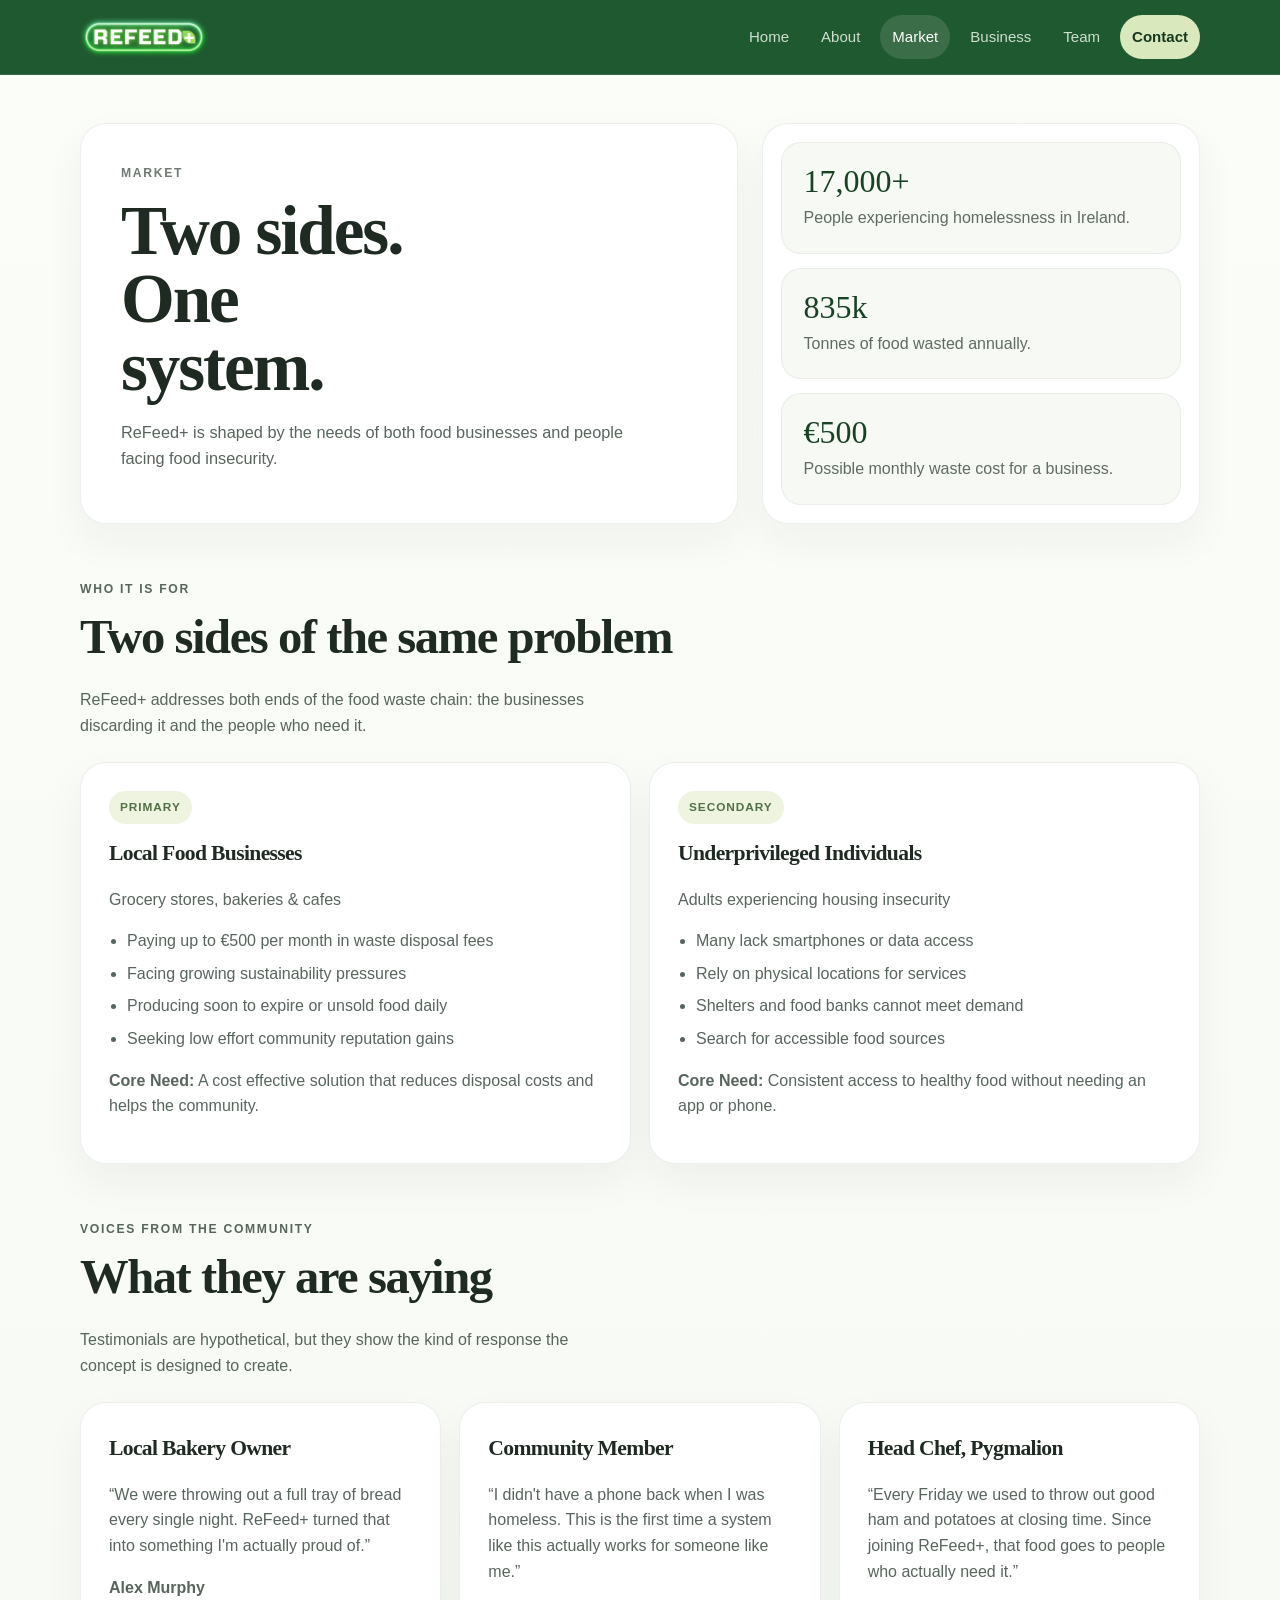
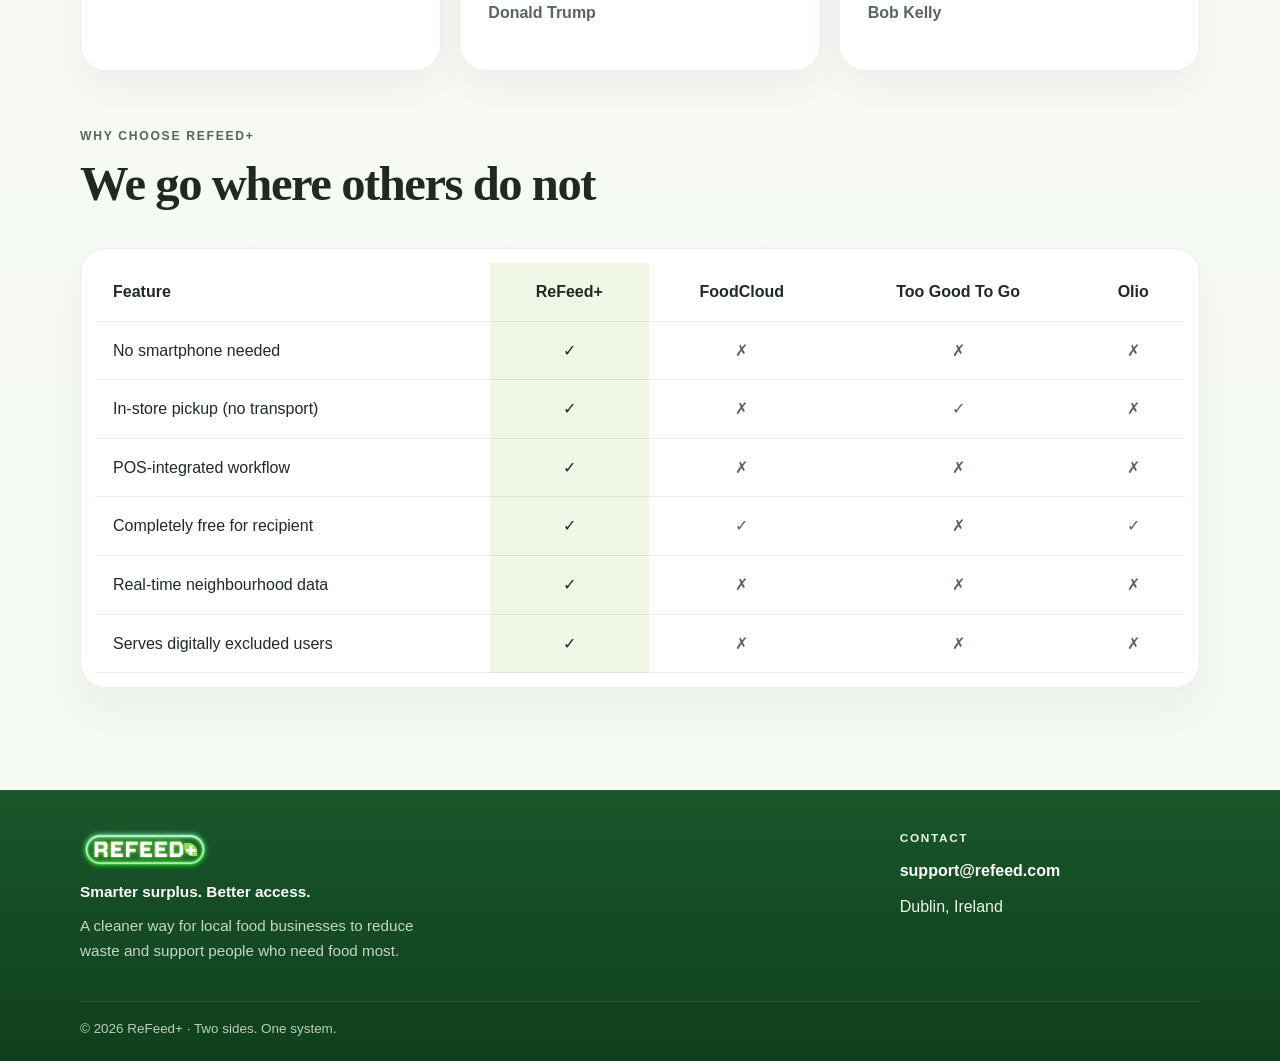
<file: prototype/market-customer.html>
<!DOCTYPE html>
<html lang="en">

<head>
  <meta charset="UTF-8" />
  <meta name="viewport" content="width=device-width, initial-scale=1.0" />
  <title>ReFeed+ | Market</title>
  <link rel="stylesheet" href="styles.css" />
  <script src="script.js" defer></script>
</head>

<body>
  <a class="skip-link" href="#main-content">Skip to content</a>

  <header class="site-header">
    <nav class="navbar" aria-label="Main navigation">
      <div class="logo">
        <a href="index.html">
          <img src="../images/logo_cropped.png" alt="Refeed Plus Logo">
        </a>
      </div>
      <button class="nav-toggle" type="button" aria-expanded="false" aria-controls="site-nav">Menu</button>
      <div class="nav-links" id="site-nav">
        <a href="index.html" data-page="index.html">Home</a>
        <a href="about.html" data-page="about.html">About</a>
        <a href="market-customer.html" data-page="market-customer.html">Market</a>
        <a href="business-financials.html" data-page="business-financials.html">Business</a>
        <a href="team.html" data-page="team.html">Team</a>
        <a href="contact.html" data-page="contact.html" class="cta-link">Contact</a>
      </div>
    </nav>
  </header>

  <main id="main-content">

    <section class="hero section">
      <div class="hero-grid">
        <div class="panel hero-copy">
          <p class="kicker">Market</p>
          <h1>Two sides. One system.</h1>
          <p class="lead">
            ReFeed+ is shaped by the needs of both food businesses and people facing food insecurity.
          </p>
        </div>
        <aside class="panel hero-side" aria-label="Market snapshot">
          <div class="stat">
            <span class="stat-value">17,000+</span>
            <p>People experiencing homelessness in Ireland.</p>
          </div>
          <div class="stat">
            <span class="stat-value">835k</span>
            <p>Tonnes of food wasted annually.</p>
          </div>
          <div class="stat">
            <span class="stat-value">€500</span>
            <p>Possible monthly waste cost for a business.</p>
          </div>
        </aside>
      </div>
    </section>

    <section class="section">
      <div class="section-header">
        <p class="kicker">Who it is for</p>
        <h2>Two sides of the same problem</h2>
        <p>
          ReFeed+ addresses both ends of the food waste chain: the businesses discarding it and the people who need it.
        </p>
      </div>

      <div class="grid-2">
        <article class="card">
          <span class="label">Primary</span>
          <h3>Local Food Businesses</h3>
          <p>Grocery stores, bakeries &amp; cafes</p>
          <ul>
            <li>Paying up to €500 per month in waste disposal fees</li>
            <li>Facing growing sustainability pressures</li>
            <li>Producing soon to expire or unsold food daily</li>
            <li>Seeking low effort community reputation gains</li>
          </ul>
          <p><strong>Core Need:</strong> A cost effective solution that reduces disposal costs and helps the community.
          </p>
        </article>

        <article class="card">
          <span class="label">Secondary</span>
          <h3>Underprivileged Individuals</h3>
          <p>Adults experiencing housing insecurity</p>
          <ul>
            <li>Many lack smartphones or data access</li>
            <li>Rely on physical locations for services</li>
            <li>Shelters and food banks cannot meet demand</li>
            <li>Search for accessible food sources</li>
          </ul>
          <p><strong>Core Need:</strong> Consistent access to healthy food without needing an app or phone.</p>
        </article>
      </div>
    </section>

    <section class="section">
      <div class="section-header">
        <p class="kicker">Voices from the community</p>
        <h2>What they are saying</h2>
        <p>Testimonials are hypothetical, but they show the kind of response the concept is designed to create.</p>
      </div>

      <div class="grid-3">
        <article class="quote-card">
          <h3>Local Bakery Owner</h3>
          <p>
            “We were throwing out a full tray of bread every single night. ReFeed+ turned that into something I'm
            actually proud of.”
          </p>
          <p><strong>Alex Murphy</strong></p>
        </article>

        <article class="quote-card">
          <h3>Community Member</h3>
          <p>
            “I didn't have a phone back when I was homeless. This is the first time a system like this actually works
            for someone like me.”
          </p>
          <p><strong>Donald Trump</strong></p>
        </article>

        <article class="quote-card">
          <h3>Head Chef, Pygmalion</h3>
          <p>
            “Every Friday we used to throw out good ham and potatoes at closing time. Since joining ReFeed+, that food
            goes to people who actually need it.”
          </p>
          <p><strong>Bob Kelly</strong></p>
        </article>
      </div>
    </section>

    <section class="section">
      <div class="section-header">
        <p class="kicker">Why choose ReFeed+</p>
        <h2>We go where others do not</h2>
      </div>

      <div class="table-shell">
        <table>
          <thead>
            <tr>
              <th>Feature</th>
              <th class="highlight-col">ReFeed+</th>
              <th>FoodCloud</th>
              <th>Too Good To Go</th>
              <th>Olio</th>
            </tr>
          </thead>
          <tbody>
            <tr>
              <td>No smartphone needed</td>
              <td class="highlight-col">✓</td>
              <td>✗</td>
              <td>✗</td>
              <td>✗</td>
            </tr>
            <tr>
              <td>In-store pickup (no transport)</td>
              <td class="highlight-col">✓</td>
              <td>✗</td>
              <td>✓</td>
              <td>✗</td>
            </tr>
            <tr>
              <td>POS-integrated workflow</td>
              <td class="highlight-col">✓</td>
              <td>✗</td>
              <td>✗</td>
              <td>✗</td>
            </tr>
            <tr>
              <td>Completely free for recipient</td>
              <td class="highlight-col">✓</td>
              <td>✓</td>
              <td>✗</td>
              <td>✓</td>
            </tr>
            <tr>
              <td>Real-time neighbourhood data</td>
              <td class="highlight-col">✓</td>
              <td>✗</td>
              <td>✗</td>
              <td>✗</td>
            </tr>
            <tr>
              <td>Serves digitally excluded users</td>
              <td class="highlight-col">✓</td>
              <td>✗</td>
              <td>✗</td>
              <td>✗</td>
            </tr>
          </tbody>
        </table>
      </div>
    </section>
  </main>

  <footer class="site-footer">
    <div class="footer-inner">
      <div class="footer-brand">
        <img src="../images/logo_cropped.png" alt="Refeed Plus Logo" class="footer-logo">
        <p class="footer-tagline">Smarter surplus. Better access.</p>
        <p class="footer-copy">A cleaner way for local food businesses to reduce waste and support people who need food
          most.</p>
      </div>
      <div class="footer-contact">
        <p class="footer-kicker">Contact</p>
        <a href="mailto:support@refeed.com">support@refeed.com</a>
        <p>Dublin, Ireland</p>
      </div>
      <div class="footer-bottom">
        <p>&copy; <span id="year"></span> ReFeed+ · Two sides. One system.</p>
      </div>
    </div>
  </footer>
</body>

</html>
</file>
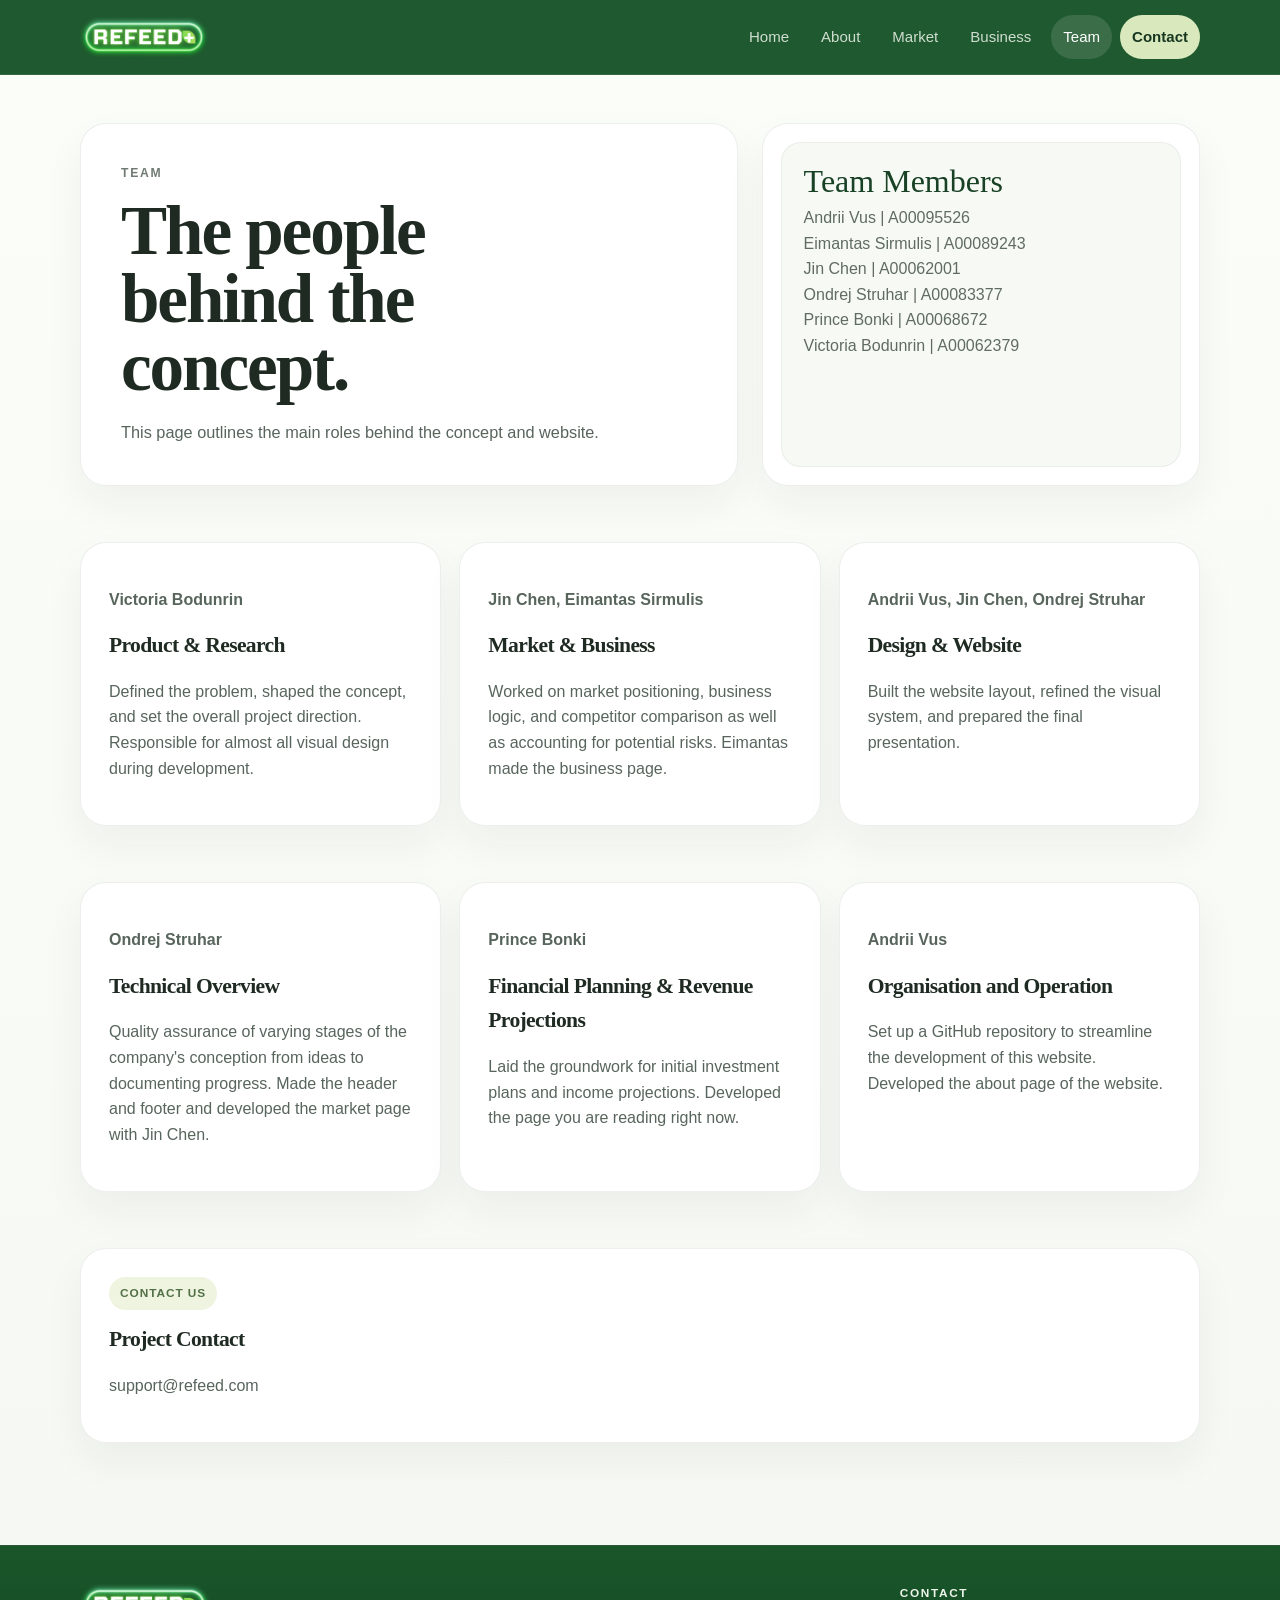
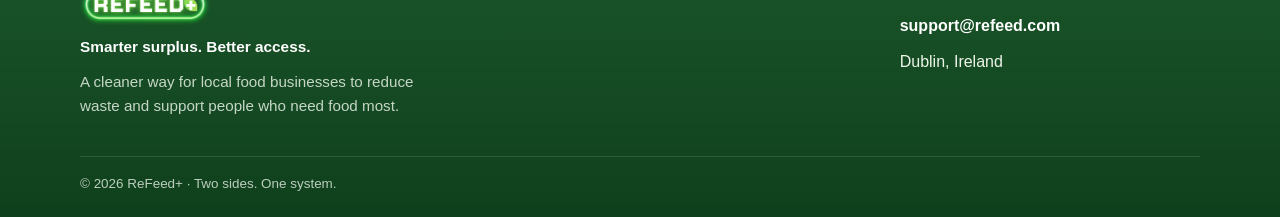
<file: prototype/team.html>
<!DOCTYPE html>
<html lang="en">

<head>
  <meta charset="UTF-8" />
  <meta name="viewport" content="width=device-width, initial-scale=1.0" />
  <title>ReFeed+ | Team</title>
  <link rel="stylesheet" href="styles.css" />
  <script src="script.js" defer></script>
</head>

<body>
  <a class="skip-link" href="#main-content">Skip to content</a>

  <header class="site-header">
    <nav class="navbar" aria-label="Main navigation">
      <div class="logo">
        <a href="index.html">
          <img src="../images/logo_cropped.png" alt="Refeed Plus Logo">
        </a>
      </div>
      <button class="nav-toggle" type="button" aria-expanded="false" aria-controls="site-nav">Menu</button>
      <div class="nav-links" id="site-nav">
        <a href="index.html" data-page="index.html">Home</a>
        <a href="about.html" data-page="about.html">About</a>
        <a href="market-customer.html" data-page="market-customer.html">Market</a>
        <a href="business-financials.html" data-page="business-financials.html">Business</a>
        <a href="team.html" data-page="team.html">Team</a>
        <a href="contact.html" data-page="contact.html" class="cta-link">Contact</a>
      </div>
    </nav>
  </header>

  <main id="main-content">

    <section class="hero section">
      <div class="hero-grid">
        <div class="panel hero-copy">
          <p class="kicker">Team</p>
          <h1>The people behind the concept.</h1>
          <p class="lead">
            This page outlines the main roles behind the concept and website.
          </p>
        </div>
        <aside class="panel hero-side">
          <div class="stat">
            <span class="stat-value">Team Members</span>
            <p>Andrii Vus | A00095526<br>Eimantas Sirmulis | A00089243<br>Jin Chen | A00062001
              <br>Ondrej Struhar | A00083377<br>Prince Bonki | A00068672<br>Victoria Bodunrin | A00062379
            </p>
          </div>
        </aside>
      </div>
    </section>

    <section class="section">
      <div class="grid-3 team-grid">
        <article class="card">
          <p><b>Victoria Bodunrin</b></p>
          <h3>Product & Research</h3>
          <p>Defined the problem, shaped the concept, and set the overall project direction. Responsible for almost all
            visual design during development.</p>
        </article>
        <article class="card">
          <p><b>Jin Chen, Eimantas Sirmulis</b></p>
          <h3>Market & Business</h3>
          <p>Worked on market positioning, business logic, and competitor comparison as well as accounting for potential
            risks. Eimantas made the business page.</p>
        </article>
        <article class="card">
          <p><b>Andrii Vus, Jin Chen, Ondrej Struhar</b></p>
          <h3>Design & Website</h3>
          <p>Built the website layout, refined the visual system, and prepared the final
            presentation.</p>
        </article>
      </div>
    </section>

    <section class="section">
      <div class="grid-3 team-grid">
        <article class="card">
          <p><b>Ondrej Struhar</b></p>
          <h3>Technical Overview</h3>
          <p>Quality assurance of varying stages of the company's conception from ideas to documenting progress.
            Made the header and footer and developed the market page with Jin Chen.</p>
        </article>
        <article class="card">
          <p><b>Prince Bonki</b></p>
          <h3>Financial Planning & Revenue Projections</h3>
          <p>Laid the groundwork for initial investment plans and income projections. Developed the page you are reading
            right now.</p>
        </article>
        <article class="card">
          <p><b>Andrii Vus</b></p>
          <h3>Organisation and Operation</h3>
          <p>Set up a GitHub repository to streamline the development of this website. Developed the about page of the
            website.</p>
        </article>
      </div>
    </section>

    <section class="section">
      <div class="card">
        <span class="label">Contact Us</span>
        <h3>Project Contact</h3>
        <p>support@refeed.com</p>
      </div>
    </section>

  </main>

  <footer class="site-footer">
    <div class="footer-inner">
      <div class="footer-brand">
        <img src="../images/logo_cropped.png" alt="Refeed Plus Logo" class="footer-logo">
        <p class="footer-tagline">Smarter surplus. Better access.</p>
        <p class="footer-copy">A cleaner way for local food businesses to reduce waste and support people who need food
          most.</p>
      </div>
      <div class="footer-contact">
        <p class="footer-kicker">Contact</p>
        <a href="mailto:support@refeed.com">support@refeed.com</a>
        <p>Dublin, Ireland</p>
      </div>
      <div class="footer-bottom">
        <p>&copy; <span id="year"></span> ReFeed+ · Two sides. One system.</p>
      </div>
    </div>
  </footer>
</body>

</html>
</file>
<file: prototype/styles.css>
* {
  box-sizing: border-box;
}

html {
  scroll-behavior: smooth;
}

:root {
  --page-width: min(1120px, calc(100% - 40px));
  --page-width-mobile: min(1120px, calc(100% - 24px));
  --surface: rgba(255, 255, 255, 0.94);
  --surface-soft: #f7faf4;
  --surface-accent: #eef5e9;
  --border: rgba(31, 43, 34, 0.08);
  --border-strong: rgba(31, 43, 34, 0.12);
  --shadow: 0 18px 40px rgba(31, 43, 34, 0.05);
  --text: #1f2b22;
  --text-muted: #58655d;
  --text-soft: #6f7a72;
  --brand: #15351f;
  --brand-soft: #d9e9bd;
  --radius-xl: 26px;
  --radius-lg: 20px;
  --radius-pill: 999px;
  --heading-font: Georgia, "Times New Roman", serif;
  --body-font: Arial, Helvetica, sans-serif;
}

body {
  margin: 0;
  font-family: var(--body-font);
  background: linear-gradient(180deg, #fbfdf9 0%, #f4f8f2 100%);
  color: var(--text);
  line-height: 1.6;
}

a {
  color: inherit;
}

img {
  width: 100%;
  height: 100%;
  object-fit: cover;
  max-width: 100%;
  display: block;
}

.skip-link {
  position: absolute;
  left: -9999px;
  top: 0;
}

.skip-link:focus {
  left: 12px;
  top: 12px;
  background: #15351f;
  color: #ffffff;
  padding: 10px 14px;
  border-radius: 8px;
  z-index: 1000;
}

.site-header {
  position: sticky;
  top: 0;
  z-index: 50;
  background: rgba(13, 75, 30, 0.92);
  backdrop-filter: blur(12px);
  border-bottom: 1px solid rgba(255, 255, 255, 0.1);
}

.navbar,
.section,
.footer-inner {
  width: var(--page-width);
  margin: 0 auto;
}

.navbar {
  min-height: 74px;
  display: flex;
  align-items: center;
  justify-content: space-between;
  gap: 20px;
}

.logo img {
  height: 40px;
}


.nav-toggle {
  display: none;
  border: 1px solid rgba(255, 255, 255, 0.18);
  background: rgba(255, 255, 255, 0.08);
  color: #f7fbf4;
  padding: 10px 14px;
  border-radius: 10px;
  cursor: pointer;
}

.nav-links {
  display: flex;
  align-items: center;
  gap: 8px;
  flex-wrap: wrap;
}

.nav-links a,
#about-hero-btn {
  text-decoration: none;
  color: rgba(247, 251, 244, 0.82);
  padding: 10px 12px;
  border-radius: var(--radius-pill);
  font-size: 0.94rem;
  transition: 0.2s ease;
}

.nav-links a:hover,
.nav-links a.active {
  color: #ffffff;
  background: rgba(255, 255, 255, 0.12);
}

.nav-links .cta-link,
#about-hero-btn {
  background: #d9e9bd;
  color: #173720;
  font-weight: 700;
}

.nav-links .cta-link:hover,
#about-hero-btn:hover,
.nav-links .cta-link.active {
  background: #e6f0d3;
  color: #122d1a;
}

main {
  padding-bottom: 28px;
  padding-top: 24px;
}

.hero {
  padding: 88px 0 48px;
}

.hero-grid {
  display: grid;
  grid-template-columns: 1.2fr 0.8fr;
  gap: 24px;
  align-items: stretch;
}

.panel,
.card,
.quote-card,
.table-shell,
.form-shell {
  border: 1px solid var(--border);
  background: var(--surface);
  border-radius: var(--radius-xl);
  box-shadow: var(--shadow);
}

.hero-copy {
  padding: 40px;
}

.process-step {
  margin: 18px;
}

.kicker {
  margin: 0 0 14px;
  color: var(--text-soft);
  text-transform: uppercase;
  letter-spacing: 0.14em;
  font-size: 0.76rem;
  font-weight: 700;
}

h1,
h2,
h3,
h4 {
  margin: 0;
  font-family: var(--heading-font);
  font-weight: 600;
  letter-spacing: -0.03em;
  color: var(--text);
}

.hero h1 {
  font-size: clamp(2.9rem, 5.4vw, 5.6rem);
  line-height: 0.98;
  max-width: 9ch;
  margin-bottom: 18px;
}

.lead {
  max-width: 56ch;
  color: var(--text-muted);
  font-size: 1.02rem;
  margin: 0;
}

.button-row {
  display: flex;
  gap: 12px;
  flex-wrap: wrap;
  margin-top: 28px;
}

.button {
  display: inline-block;
  text-decoration: none;
  padding: 12px 18px;
  border-radius: 999px;
  font-weight: 700;
}

.button.primary {
  background: #15351f;
  color: #ffffff;
}

.button.secondary {
  background: transparent;
  color: #1f2b22;
  border: 1px solid rgba(31, 43, 34, 0.14);
}

.hero-side {
  padding: 18px;
  display: grid;
  gap: 14px;
}

.stat {
  padding: 22px;
  border-radius: var(--radius-lg);
  background: var(--surface-soft);
  border: 1px solid rgba(31, 43, 34, 0.06);
}

.stat-value {
  display: block;
  font-family: var(--heading-font);
  font-size: 2rem;
  line-height: 1;
  margin-bottom: 8px;
  color: #184125;
}

.stat p {
  margin: 0;
  color: #5f6b63;
}

.section {
  padding: 24px 0 32px;
}

.section-header {
  width: 100%;
  max-width: 960px;
  margin-bottom: 24px;
}

.section-header h2 {
  font-size: clamp(2rem, 3.8vw, 3.4rem);
  margin-bottom: 10px;
}

.section-header p {
  margin: 0;
  max-width: 60ch;
  color: var(--text-muted);
}

.grid-2,
.grid-3 {
  display: grid;
  gap: 18px;
}

.grid-2 {
  grid-template-columns: repeat(2, minmax(0, 1fr));
}

.grid-3 {
  grid-template-columns: repeat(3, minmax(0, 1fr));
}

.card,
.quote-card,
.form-shell {
  padding: 28px;
}

/* Business & Financials custom styles */
.biz-header {
  padding: 32px;
  background: linear-gradient(135deg, #edf7ee, #f7fcf9);
  border-radius: 20px;
  border: 1px solid rgba(31, 43, 34, 0.06);
  margin-bottom: 18px;
  text-align: center;
}

.biz-title {
  margin: 0 0 6px;
  font-family: Georgia, "Times New Roman", serif;
  color: #184125;
}

.highlight-box {
  background: linear-gradient(90deg, #f0fbf1, #e8f5e9);
  border-left: 6px solid #27ae60;
  padding: 14px 16px;
  margin: 12px 0;
  border-radius: 8px;
  color: #164222;
}

.projections th {
  background: transparent;
  color: #1f2b22;
}

.projections td,
.projections th {
  padding: 16px 18px;
  border-bottom: 1px solid rgba(31, 43, 34, 0.08);
}

.projections tbody tr:nth-child(even) {
  background: #fbfdf9;
}

/* mini-chart */
.mini-chart {
  margin: 16px 0 8px;
}

.mini-chart svg {
  display: block;
}

/* Business page specific styles */
.business-page {
  width: var(--page-width);
  margin: 0 auto 44px;
  padding-top: 64px;
}

.business-hero {
  display: grid;
  grid-template-columns: 1fr 360px;
  gap: 24px;
  align-items: start;
  padding: 32px;
}

.business-hero .hero-left {
  padding-right: 8px;
}

.business-hero h1 {
  margin: 0 0 18px;
  font-size: clamp(2.35rem, 4vw, 3.85rem);
  line-height: 1;
  max-width: 11ch;
  color: #132812;
}

.business-hero .lead {
  margin: 0;
  color: #415349;
}

.stat-grid {
  display: grid;
  gap: 14px;
}

.card-small {
  padding: 22px;
  background: #f8fff8;
  border-radius: var(--radius-lg);
  border: 1px solid rgba(20, 60, 30, 0.06);
}

.pill {
  display: inline-block;
  background: #eaf8ea;
  color: #1a5b2a;
  padding: 7px 12px;
  border-radius: var(--radius-pill);
  font-weight: 700;
  margin-bottom: 10px;
  border: none;
  cursor: pointer;
}

.summary-grid {
  display: grid;
  grid-template-columns: 1fr 1fr;
  gap: 18px;
  margin: 18px 0;
}

.summary-card,
.revenue-panel,
.community-panel {
  padding: 28px;
}

.revenue-panel {
  margin-top: 10px;
}

.community-panel {
  margin-top: 20px;
}

.summary-card h2,
.revenue-panel h2,
.community-panel h2 {
  font-size: clamp(1.6rem, 2.6vw, 2.2rem);
  margin-bottom: 12px;
}

.summary-card p,
.revenue-panel p,
.community-panel p,
.growth-list li,
.info-popup p,
.info-popup li {
  color: var(--text-muted);
}

.projections-table {
  margin-top: 16px;
  overflow-x: auto;
}

.chart-row {
  display: grid;
  grid-template-columns: 1fr 360px;
  gap: 18px;
  align-items: start;
  margin-top: 18px;
}

.growth-list {
  padding: 28px;
  border: 1px solid var(--border);
  background: var(--surface);
  border-radius: var(--radius-xl);
  box-shadow: var(--shadow);
}

.growth-list h3 {
  margin-bottom: 12px;
  font-size: 1.5rem;
}

.muted {
  color: #6b776e;
  font-size: 0.95rem;
  margin-top: 16px;
}

.projections-table {
  margin-top: 18px;
  padding: 14px;
}

.projections {
  min-width: 640px;
}

.projections th,
.projections td {
  font-size: 0.97rem;
}

.projections th.highlight-col,
.projections td.highlight-col {
  background: #f1f7e7;
}

.mini-chart {
  margin: 0;
  padding: 24px;
}

.mini-chart svg {
  display: block;
  margin-top: 6px;
}

.chart-header {
  display: flex;
  align-items: flex-start;
  justify-content: space-between;
  gap: 16px;
  margin-bottom: 6px;
}

.chart-header h3 {
  font-size: 1.5rem;
}

.chart-badge {
  display: inline-flex;
  align-items: center;
  padding: 8px 12px;
  border-radius: var(--radius-pill);
  background: #eef4df;
  color: #36523a;
  font-size: 0.85rem;
  font-weight: 700;
  white-space: nowrap;
}

.chart-note {
  margin-top: 4px;
}

/* info popups */
.info-popup {
  display: none;
  position: relative;
  margin-top: 12px;
  padding: 12px 14px;
  background: #fbfff9;
  border: 1px solid rgba(20, 60, 30, 0.06);
  border-radius: 10px;
  box-shadow: 0 8px 18px rgba(20, 60, 30, 0.06);
}

.info-popup[aria-hidden="false"] {
  display: block;
}

.info-popup h4 {
  margin: 0 0 6px;
}

/* about page styles*/
.about-main {
  padding-top: 0;
}

.about-container {
  width: var(--page-width);
  margin: 0 auto;
}

.text-center {
  text-align: center;
}

.about-hero {
  background-color: rgba(13, 75, 30, 0.92);
  padding: 72px 0 64px;
  border-bottom-left-radius: 50% 20px;
  border-bottom-right-radius: 50% 20px;
}

.about-hero-content {
  display: flex;
  align-items: center;
  justify-content: space-between;
  gap: 32px;
}

.about-hero-text h1 {
  color: #ffffff;
  font-size: clamp(2.6rem, 5vw, 4.8rem);
  line-height: 0.98;
  max-width: 10ch;
  margin-bottom: 18px;
}

.about-hero-text p {
  margin: 0 0 30px;
  max-width: 46ch;
  color: rgba(247, 251, 244, 0.82);
  font-size: 1.02rem;
}

.image-box {
  width: 380px;
  height: 380px;
  background: #a8e4c1;
  border-radius: 50%;
  border: 2px dashed #1a3321;
  overflow: hidden;
  box-shadow: 0 18px 40px rgba(0, 0, 0, 0.12);
}

.section-title {
  text-align: center;
  max-width: 720px;
  margin: 0 auto 40px;
}

.section-title h2 {
  font-size: clamp(2rem, 3.8vw, 3.4rem);
  color: #1a2e1a;
  margin-bottom: 12px;
}

.section-title p {
  color: var(--text-muted);
  font-size: 1rem;
}

.small-label {
  font-size: 0.76rem;
  font-weight: 700;
  letter-spacing: 0.14em;
  text-transform: uppercase;
  color: var(--text-soft);
  margin-bottom: 10px;
}

.problems-grid {
  padding: 56px 0 12px;
}

.problem-card {
  display: flex;
  align-items: center;
  background: linear-gradient(135deg, #eef5e9, #f7faf4);
  border-radius: var(--radius-xl);
  padding: 32px;
  margin-bottom: 24px;
  gap: 32px;
  max-width: 920px;
  transition: all 0.3s ease;
  border: 1px solid var(--border);
  box-shadow: var(--shadow);
}

.problem-card:nth-child(even) {
  margin-right: auto;
}

.problem-card:nth-child(odd) {
  margin-left: auto;
  background: linear-gradient(135deg, #f7faf4, #eef5e9);
  flex-direction: row-reverse;
}

.card-img {
  flex: 1;
  height: 220px;
  border-radius: 15px;
  overflow: hidden;
}

.card-content {
  flex: 1.5;
}

.card-content h3 {
  font-size: 1.45rem;
  margin-bottom: 14px;
}

.card-content p {
  color: var(--text-muted);
}

.card-content .tags {
  margin-top: 20px;
}

.tags {
  display: flex;
  flex-wrap: wrap;
  gap: 10px;
}

.tags span {
  background: #f4f8f4;
  padding: 8px 14px;
  border-radius: var(--radius-pill);
  font-family: var(--heading-font);
  font-size: 0.74rem;
  letter-spacing: 0.02em;
  text-transform: none;
  border: 1px solid rgba(31, 43, 34, 0.06);
  box-shadow: 0 8px 18px rgba(31, 43, 34, 0.04);
  color: #4b6553;
}

.solutions {
  padding: 56px 0 10px;
}

.solution-container {
  display: flex;
  gap: 50px;
  align-items: stretch;
}

.solution-list {
  flex: 1;
}

.list-item {
  padding: 22px;
  border-bottom: 1px solid rgba(31, 43, 34, 0.08);
  display: flex;
  flex-direction: column;
  transition: background 0.2s ease, color 0.2s ease, border-color 0.2s ease;
}

.list-item strong {
  font-size: 1rem;
}

.list-item.active {
  background-color: #173720;
  color: white;
  border-radius: 14px;
  border-color: transparent;
}

.solution-content {
  flex: 2;
  display: flex;
  flex-direction: column;
  justify-content: center;
}

.solution-text {
  font-size: clamp(1.15rem, 2.2vw, 1.32rem);
  line-height: 1.55;
  font-style: italic;
  margin: 0;
  color: #223329;
}


.card h3,
.quote-card h3 {
  font-size: 1.35rem;
  margin-bottom: 10px;
}

.card p,
.card li,
.quote-card p,
.form-shell p {
  color: var(--text-muted);
}

.card ul {
  margin: 12px 0 0;
  padding-left: 18px;
}

.card li+li {
  margin-top: 7px;
}

.label {
  display: inline-block;
  margin-bottom: 12px;
  padding: 7px 11px;
  border-radius: var(--radius-pill);
  background: #eef4df;
  color: #527047;
  font-size: 0.74rem;
  text-transform: uppercase;
  letter-spacing: 0.08em;
  font-weight: 700;
}

.statement {
  padding: 34px;
  border-radius: 26px;
  background: linear-gradient(135deg, #eef5e9, #f7faf4);
  border: 1px solid rgba(31, 43, 34, 0.08);
  box-shadow: 0 18px 40px rgba(31, 43, 34, 0.04);
}

.statement h2 {
  font-size: clamp(2rem, 4vw, 3.6rem);
  max-width: 12ch;
  margin-bottom: 12px;
}

.statement p {
  max-width: 60ch;
  margin: 0;
  color: #58655d;
}

.table-shell {
  padding: 14px;
  overflow-x: auto;
}

table {
  width: 100%;
  min-width: 700px;
  border-collapse: collapse;
}

th,
td {
  padding: 16px 18px;
  border-bottom: 1px solid rgba(31, 43, 34, 0.08);
  text-align: center;
}

th {
  color: #1f2b22;
  font-weight: 700;
}

td {
  color: #58655d;
}

th:first-child,
td:first-child {
  text-align: left;
  color: #1f2b22;
}

.highlight-col {
  background: #f1f7e7;
  color: #1f2b22;
}

.team-grid .card {
  min-height: 210px;
}

.form-grid {
  display: grid;
  gap: 14px;
  margin-top: 18px;
}

label {
  display: block;
  margin-bottom: 6px;
  color: #1f2b22;
  font-weight: 700;
}

input,
textarea {
  width: 100%;
  padding: 12px 14px;
  border-radius: 14px;
  border: 1px solid rgba(31, 43, 34, 0.12);
  background: #ffffff;
  color: #1f2b22;
  font: inherit;
}

textarea {
  min-height: 130px;
  resize: vertical;
}

.fake-button {
  margin-top: 4px;
  display: inline-block;
  border: 0;
  border-radius: 999px;
  background: #15351f;
  color: #ffffff;
  font-weight: 700;
  padding: 12px 18px;
}

.small-note {
  margin-top: 12px;
  color: #818b84;
  font-size: 0.92rem;
}


.site-footer {
  margin-top: 42px;
  background: linear-gradient(180deg, rgba(13, 75, 30, 0.94) 0%, rgba(10, 60, 24, 0.98) 100%);
  border-top: 1px solid rgba(255, 255, 255, 0.12);
}

.footer-inner {
  padding: 38px 0 22px;
  display: grid;
  grid-template-columns: minmax(0, 1.45fr) minmax(200px, 0.55fr);
  gap: 28px;
  align-items: start;
}

.footer-brand,
.footer-contact {
  display: grid;
  gap: 10px;
}

.footer-mark {
  margin: 0;
  font-family: var(--heading-font);
  font-size: 1.55rem;
  font-weight: 600;
  letter-spacing: -0.03em;
  line-height: 1;
  color: #f4fbf1;
}

.footer-logo {
  width: 130px;
  height: auto;
  display: block;
}

.footer-kicker {
  margin: 0;
  font-size: 0.74rem;
  letter-spacing: 0.14em;
  text-transform: uppercase;
  font-weight: 700;
  color: rgba(237, 245, 234, 0.66);
}

.footer-tagline {
  margin: 0;
  font-size: 0.96rem;
  font-weight: 700;
  color: #ffffff;
}

.footer-copy {
  margin: 0;
  max-width: 42ch;
  font-size: 0.95rem;
  color: rgba(237, 245, 234, 0.82);
}

.footer-contact a,
.footer-contact p {
  margin: 0;
  color: #edf5ea;
  text-decoration: none;
}

.footer-contact a {
  font-weight: 700;
  color: #ffffff;
}

.footer-contact a:hover {
  color: #e6f0d3;
}

.footer-bottom {
  grid-column: 1 / -1;
  margin-top: 10px;
  padding-top: 16px;
  border-top: 1px solid rgba(255, 255, 255, 0.12);
}

.footer-bottom p {
  margin: 0;
  color: rgba(237, 245, 234, 0.78);
  font-size: 0.84rem;
}

@media (max-width: 920px) {

  .hero-grid,
  .grid-2,
  .grid-3,
  .footer-inner {
    grid-template-columns: 1fr;
  }

  .hero h1 {
    max-width: 11ch;
  }

  .business-hero {
    grid-template-columns: 1fr;
  }

  .summary-grid {
    grid-template-columns: 1fr;
  }

  .chart-row {
    grid-template-columns: 1fr;
  }

  .chart-header {
    flex-direction: column;
    align-items: flex-start;
  }

  .about-hero-content {
    flex-direction: column;
    text-align: center;
    gap: 40px;
  }

  .about-hero-text p,
  .about-hero-text h1 {
    margin-left: auto;
    margin-right: auto;
  }

  .problem-card {
    flex-direction: column !important;
    text-align: center;
    margin-left: auto !important;
    margin-right: auto !important;
  }

  .card-img {
    width: 80%;
  }

  .solution-container {
    flex-direction: column;
  }

  .solution-list {
    display: flex;
    gap: 10px;
    overflow-x: auto;
    justify-content: flex-start;
  }

  .list-item {
    min-width: 220px;
    border-bottom: none;
    border-radius: 10px;
  }
}

@media (max-width: 760px) {
  .nav-toggle {
    display: inline-block;
  }

  .navbar {
    align-items: flex-start;
    flex-direction: column;
    padding: 14px 0;
  }

  .nav-links {
    display: none;
    width: 100%;
    flex-direction: column;
    align-items: stretch;
  }

  .nav-links.open {
    display: flex;
  }

  .nav-links a {
    background: transparent;
  }

  .hero {
    padding-top: 52px;
  }

  .navbar,
  .section,
  .footer-inner,
  .about-container,
  .business-page {
    width: var(--page-width-mobile);
  }

  .hero-copy,
  .card,
  .quote-card,
  .form-shell,
  .summary-card,
  .revenue-panel,
  .community-panel,
  .growth-list,
  .business-hero,
  .card-small,
  .problem-card {
    padding: 22px;
  }

  .solution-text {
    font-size: 1.2rem;
  }
}

@media (max-width: 600px) {

  .about-hero-text h1 {
    font-size: 2rem;
  }

  .section-title h2 {
    font-size: 1.6rem;
  }
}
</file>
<file: marketCustomer_page/market-customer.css>
body {
  font-family: 'DM Sans', sans-serif;
  color: #3d3d3d;
  background-color: #ffffff;
  line-height: 1.6;
}

/* ---- nav bar ---- */

.navbar {
  display: flex;
  align-items: center;
  justify-content: space-between;
  padding: 18px 60px;
  background-color: #c8f0d0;
  position: sticky;
  top: 0;
   
}

/* the refeed+ logo on the top left*/
.logo {
  font-family: 'Playfair Display', serif;
  font-size: 1.5rem;
  color: #1a2e1a;
}

.nav-links {
  display: flex;
  align-items: center;
  gap: 32px;
}

.nav-links a {
  text-decoration: none;
  color: #1a2e1a;
  font-size: 0.95rem;
}

.book-btn {
  background-color: #1a2e1a;
  color: #ffffff !important;
  padding: 10px 22px;
  border-radius: 50px;
  font-weight: 500;
}

/* ---- HERO ---- */

.hero {
  background-color: #c8f0d0;
  padding: 80px 60px;
  display: grid;
  grid-template-columns: 1fr 1fr;
  gap: 60px;
  align-items: center;
}

.small-label {
  font-size: 0.78rem;
  font-weight: 500;
  letter-spacing: 0.12em;
  text-transform: uppercase;
  color: #2e4a2e;
  margin-bottom: 10px;
}

.hero-text h1 {
  font-family: 'Playfair Display', serif;
  font-size: 3rem;
  color: #1a2e1a;
  line-height: 1.1;
  margin-bottom: 16px;
}

.hero-text p {
  color: #2e4a2e;
  font-size: 1rem;
}

.hero-stats {
  display: flex;
  flex-direction: column;
  gap: 14px;
}

.stat-box {
  background-color: #ffffff;
  border-radius: 14px;
  padding: 22px 26px;
  display: flex;
  align-items: center;
  gap: 20px;
}

.dark-box {
  background-color: #1a2e1a;
}

.stat-number {
  font-family: 'Playfair Display', serif;
  font-size: 2rem;
  font-weight: 700;
  color: #1a2e1a;
  min-width: 90px;
}

.dark-box .stat-number {
  color: #c8f0d0;
}

.stat-label {
  font-size: 0.88rem;
  color: #6b7b6b;
}

.dark-box .stat-label {
  color: #a0c8a8;
}

/* ---- whos it for  ---- */

.personas-section {
  padding: 88px 60px;
  background-color: #ffffff;
}

.section-title {
  text-align: center;
  max-width: 600px;
  margin: 0 auto 52px;
}

.section-title h2 {
  font-family: 'Playfair Display', serif;
  font-size: 2.4rem;
  color: #1a2e1a;
  margin-bottom: 12px;
}

.section-title p {
  color: #6b7b6b;
  font-size: 1rem;
}

.personas-grid {
  display: grid;
  grid-template-columns: repeat(2, 1fr);
  gap: 24px;
  max-width: 1200px;
  margin: 0 auto;
}

.persona-box {
  background-color: #e8f9ec;
  border: 1px solid #b5dfc0;
  border-radius: 14px;
  padding: 32px 28px;
}

 

.badge {
  display: inline-block;
  font-size: 0.72rem;
  font-weight: 500;
  letter-spacing: 0.06em;
  text-transform: uppercase;
  padding: 4px 10px;
  border-radius: 50px;
  margin-bottom: 14px;
}

.primary-badge {
  background-color: #1a2e1a;
  color: #c8f0d0;
}

.secondary-badge {
  background-color: #3a6b3a;
  color: #ffffff;
}

.data-badge {
  background-color: #2e4a2e;
  color: #ffffff;
}

.persona-box h3 {
  font-family: 'Playfair Display', serif;
  font-size: 1.3rem;
  color: #1a2e1a;
  margin-bottom: 4px;
}

.persona-type {
  font-size: 0.85rem;
  color: #6b7b6b;
  font-style: italic;
  margin-bottom: 18px;
}

.persona-box ul {
  list-style: none;
  display: flex;
  flex-direction: column;
  gap: 8px;
  margin-bottom: 20px;
}

.persona-box ul li {
  font-size: 0.9rem;
  color: #3d3d3d;
}

.core-need {
  background-color: #ffffff;
  border-left: 3px solid #1a2e1a;
  padding: 12px 14px;
  border-radius: 0 8px 8px 0;
  font-size: 0.88rem;
  color: #3d3d3d;
}






/* ---- opinions ---- */

.testimonials-section {
  background-color: #1a2e1a;
  padding: 88px 60px;
}

.light-label {
  color: #a0c8a8;
}

.light-heading {
  color: #ffffff;
}

.testimonials-grid {
  display: grid;
  grid-template-columns: repeat(3, 1fr);
  gap: 20px;
  max-width: 1200px;
  margin: 0 auto 20px;
}

.testimonial-box {
  background-color: rgba(255, 255, 255, 0.06);
  border: 1px solid rgba(200, 240, 208, 0.15);
  border-radius: 14px;
  padding: 32px 26px;
  display: flex;
  flex-direction: column;
  gap: 24px;
}

.featured-testimonial {
  background-color: #c8f0d0;
  border-color: #c8f0d0;
}

.quote {
  font-family: 'Playfair Display', serif;
  font-size: 1rem;
  line-height: 1.6;
  color: #d6f5dd;
  flex: 1;
}

.featured-testimonial .quote {
  color: #1a2e1a;
}

.author-row {
  display: flex;
  align-items: center;
  gap: 12px;
}



.featured-testimonial .avatar {
  background-color: #a0c8a8;
  color: #1a2e1a;
}

.author-row strong {
  display: block;
  color: #ffffff;
  font-size: 0.9rem;
}

.featured-testimonial .author-row strong {
  color: #1a2e1a;
}

.author-row span {
  font-size: 0.8rem;
  color: rgba(200, 240, 208, 0.6);
}

.featured-testimonial .author-row span {
  color: #2e4a2e;
}

.disclaimer {
  text-align: center;
  font-size: 0.78rem;
  color: rgba(200, 240, 208, 0.4);
  max-width: 1200px;
  margin: 0 auto;
}

/* ---- comparison ---- */

.comparison-section {
  padding: 88px 60px;
  background-color: #ffffff;
}

.comparison-table {
  width: 100%;
  max-width: 960px;
  margin: 0 auto;
  border-collapse: collapse;
  border-radius: 14px;
  overflow: hidden;
  border: 1px solid #b5dfc0;
}

.comparison-table thead {
  background-color: #1a2e1a;
}

.comparison-table thead th {
  padding: 16px 20px;
  font-size: 0.85rem;
  font-weight: 500;
  color: #c8f0d0;
  text-align: center;
}

.comparison-table td {
  padding: 14px 20px;
  font-size: 0.9rem;
  text-align: center;
  border-bottom: 1px solid #b5dfc0;
  color: #3d3d3d;
}

 

.comparison-table tbody tr:nth-child(even) {
  background-color: #e8f9ec;
}

/* left column with the feature name */
.feature-col {
  text-align: left !important;
  font-weight: 400;
  color: #1a2e1a !important;
}

/* refeed column header */
.comparison-table thead .us-col {
  color: #c8f0d0;
  font-weight: 700;
}

/* refeed column cells */
.comparison-table tbody .us-col {
  background-color: #d6f5dd;
}

.tick {
  color: #2a7a3a;
  font-size: 1.1rem;
  font-weight: 700;
}

.cross {
  color: #bbbbbb;
  font-size: 1.1rem;
}
</file>
